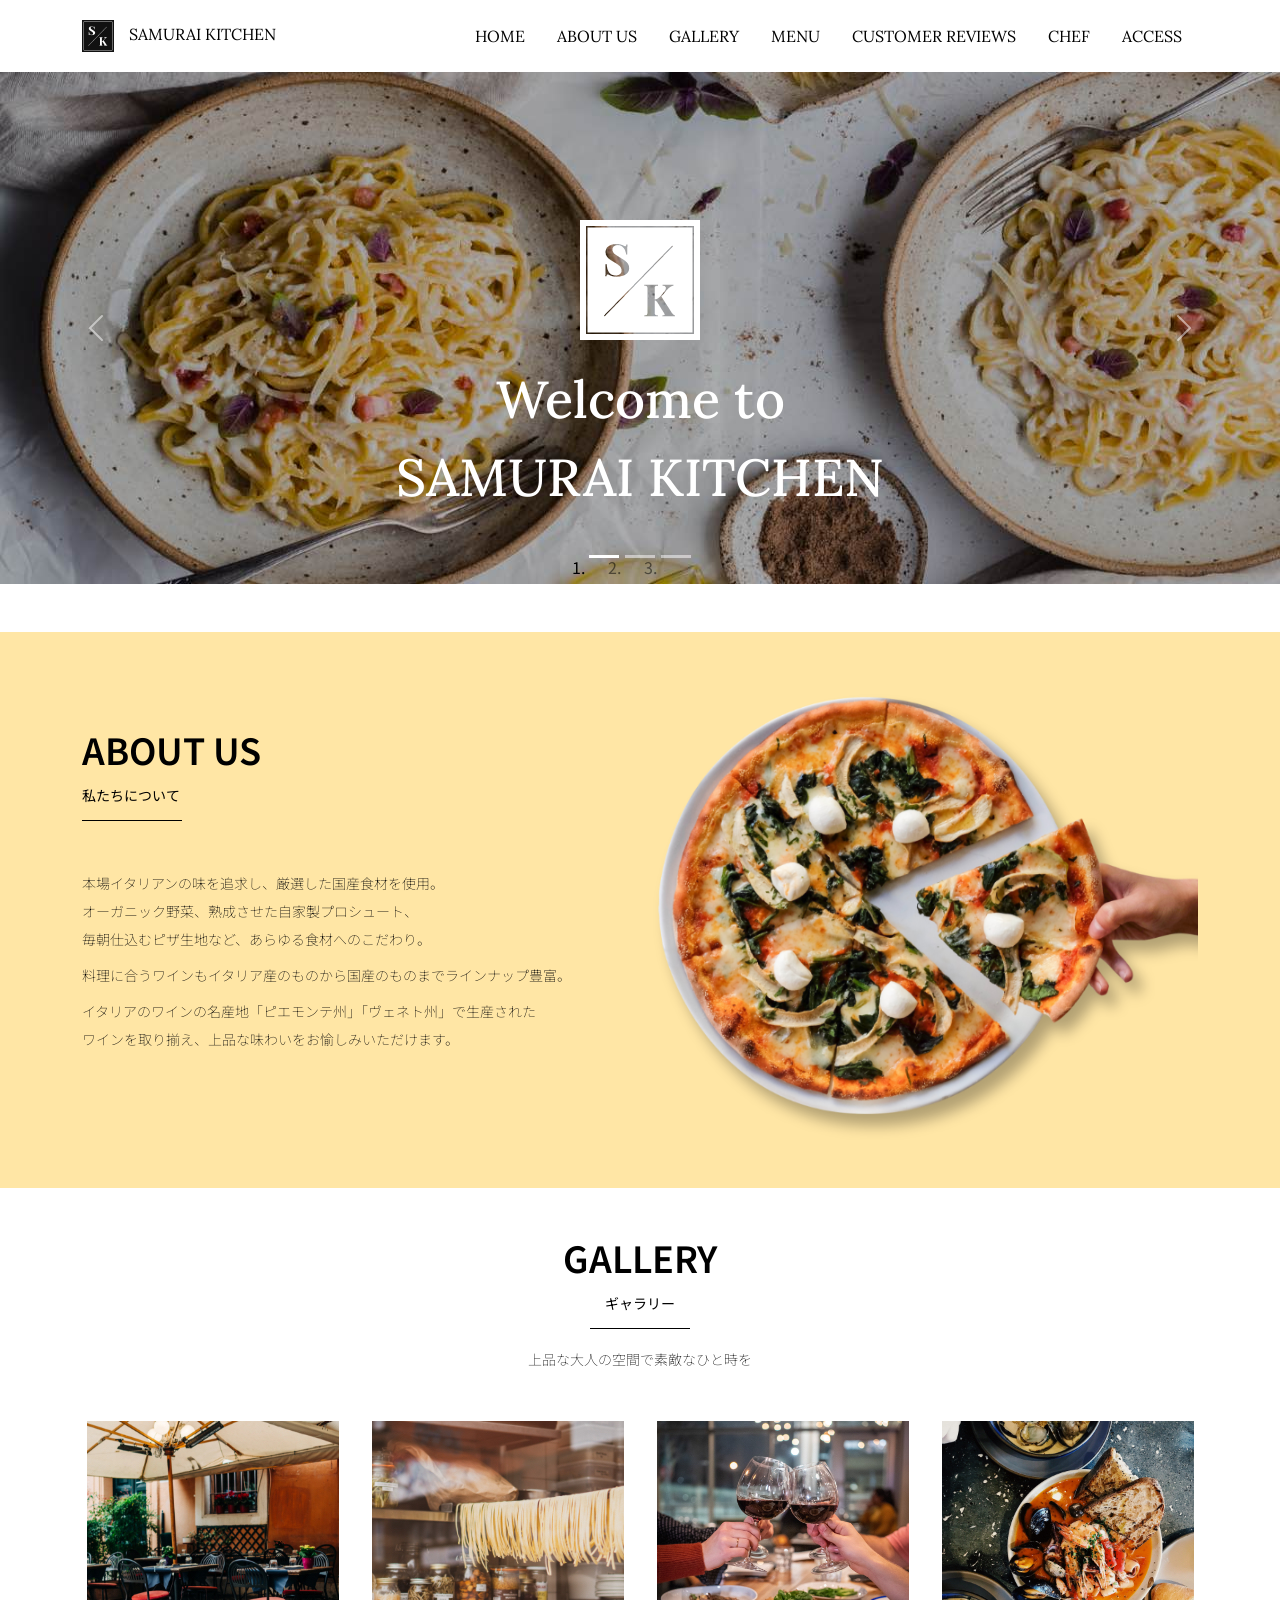
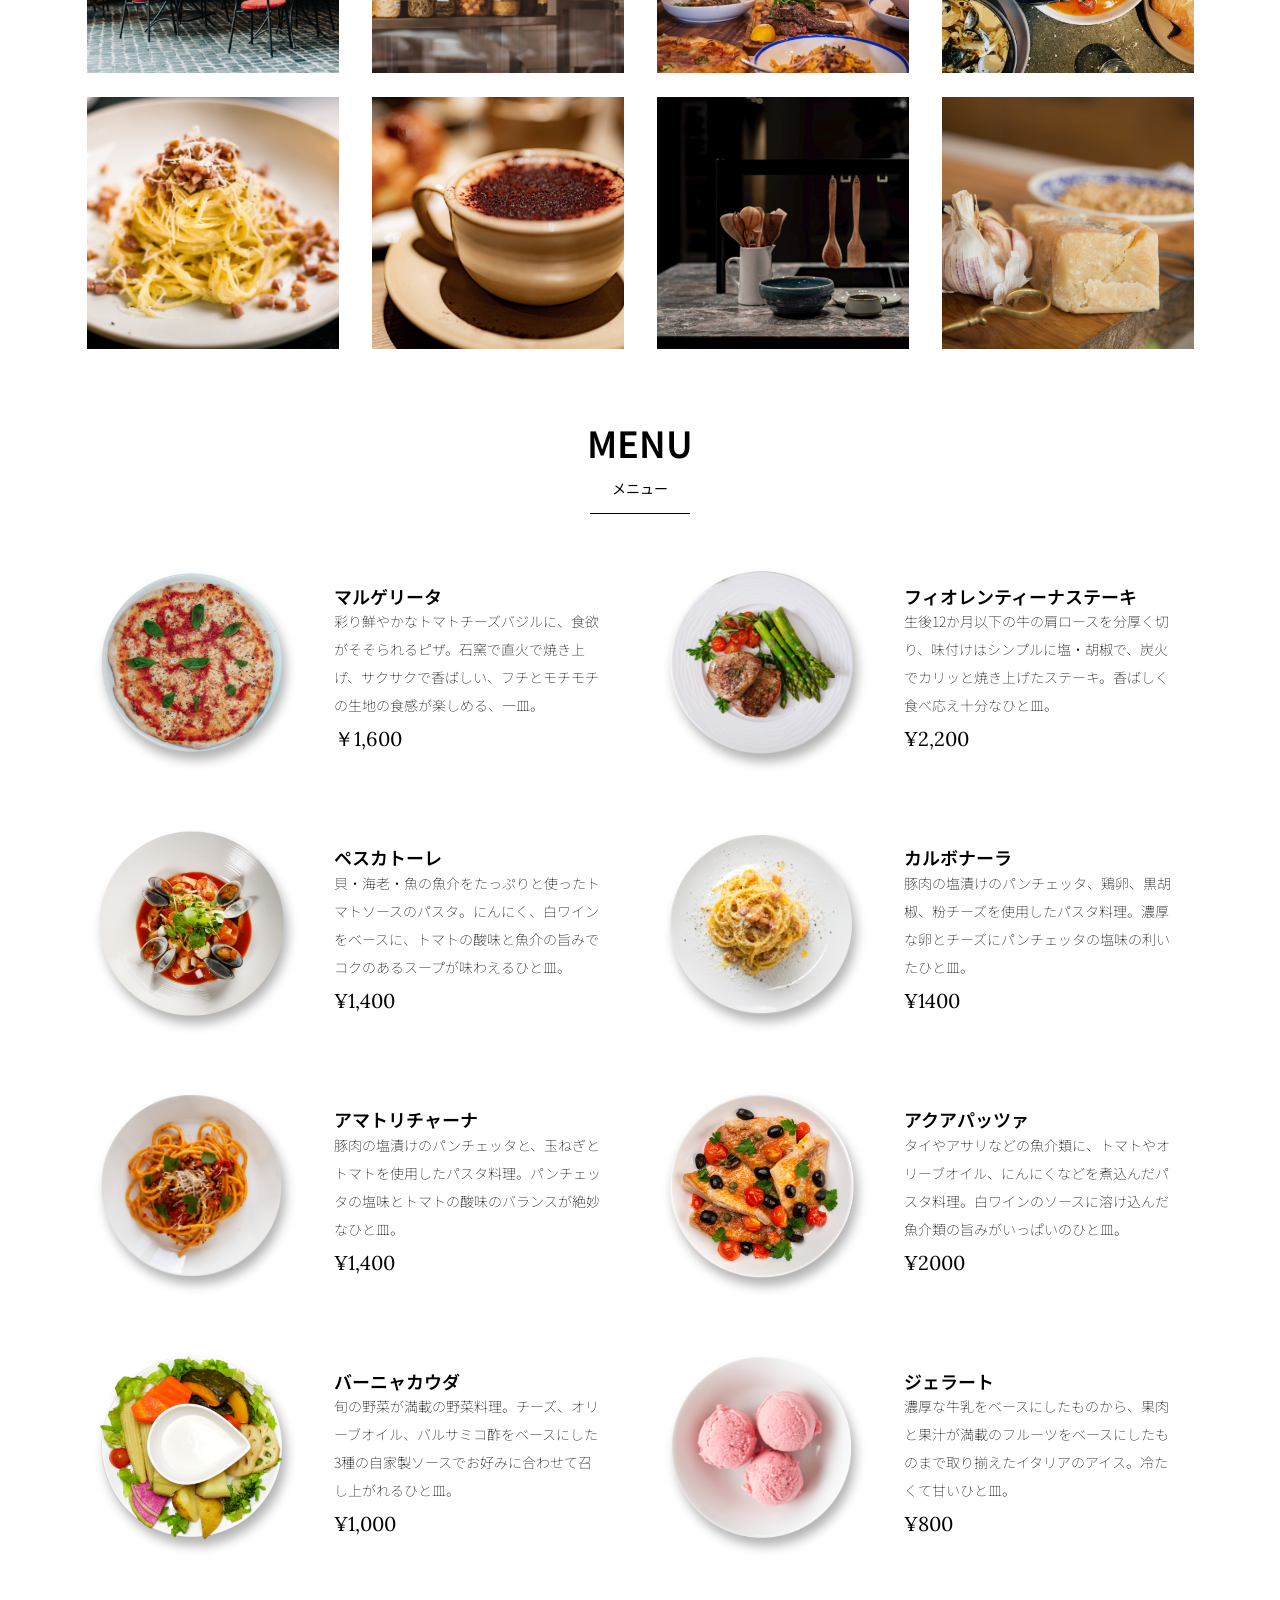
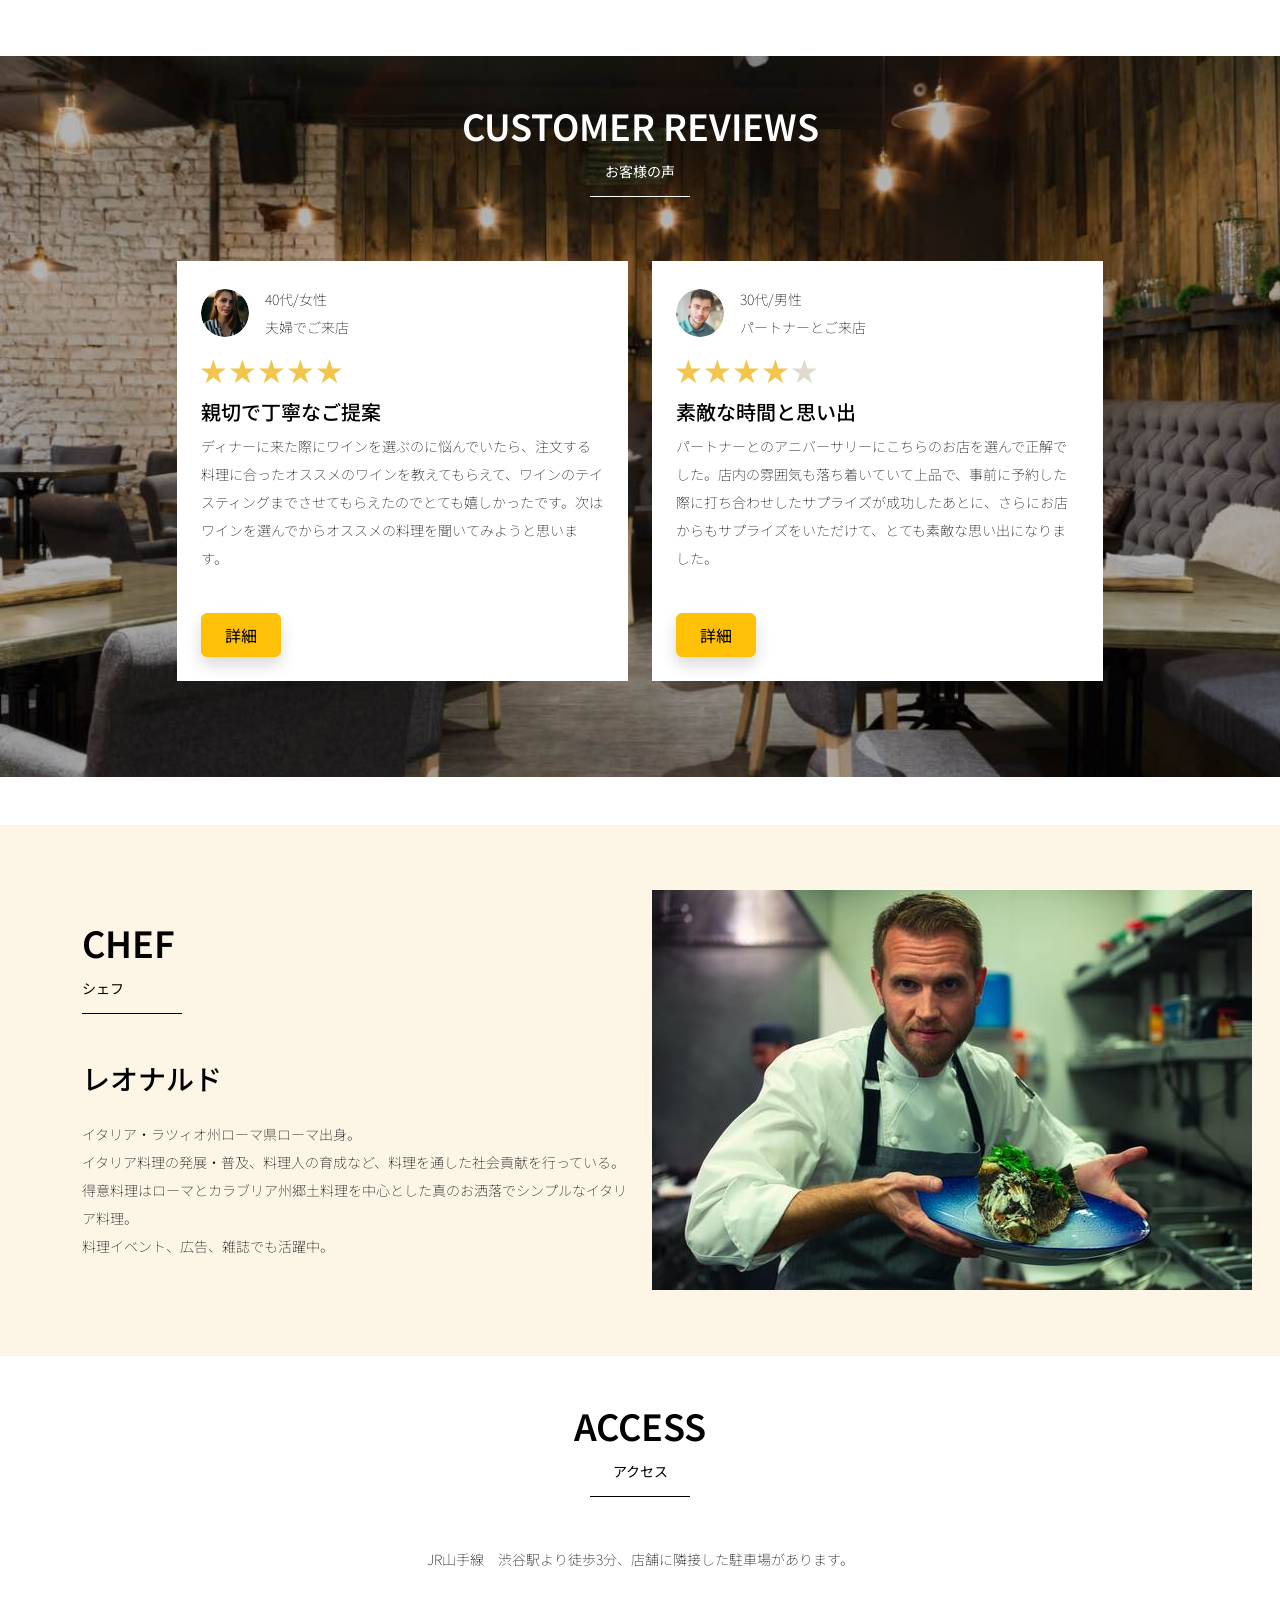
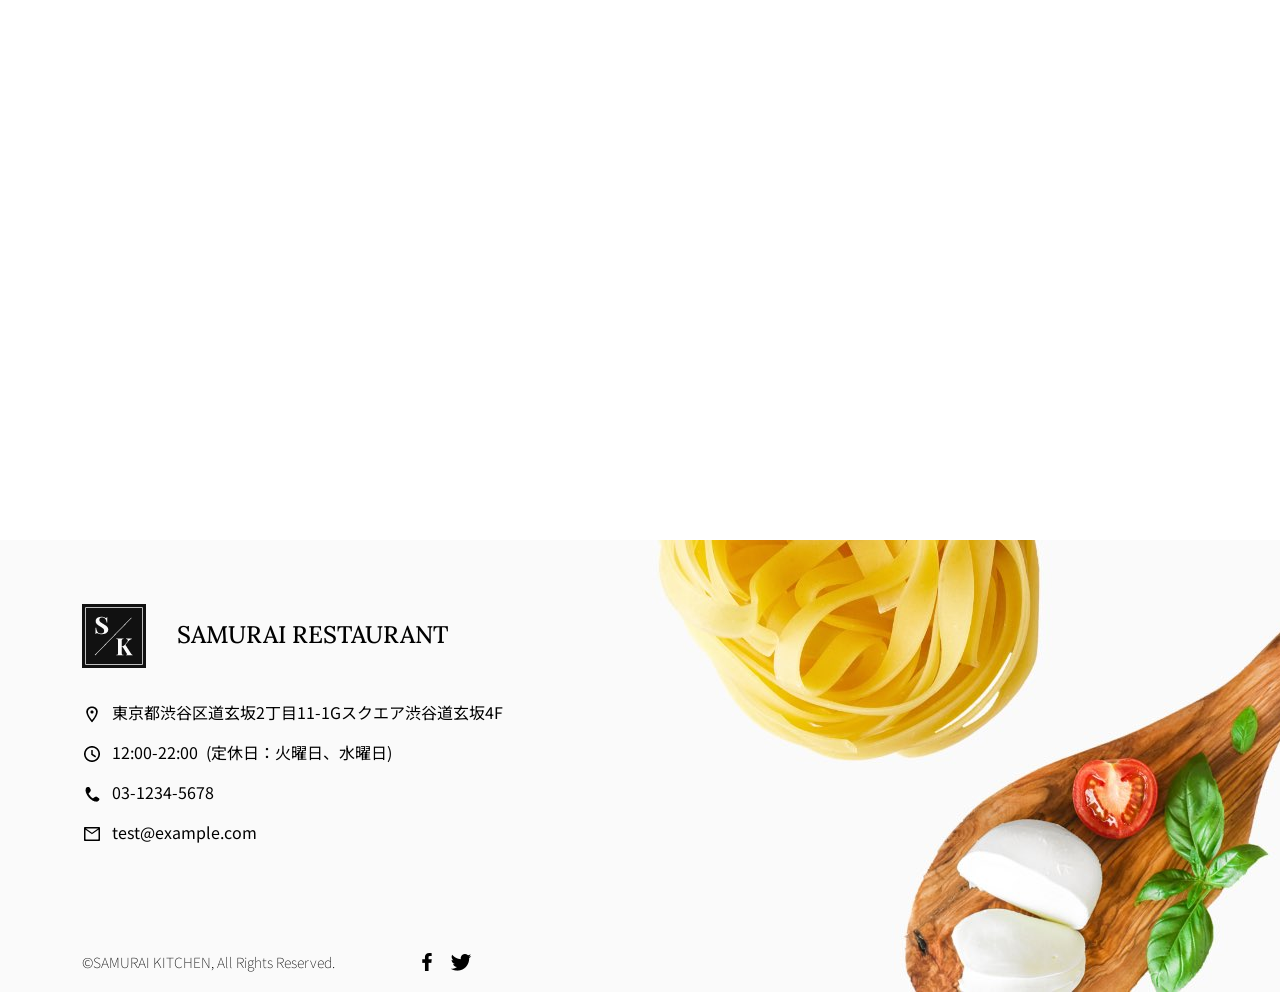
<file: kadai_015/index.html>
<!doctype html>
<html lang="ja">

<head>
  <meta charset="utf-8">
  <!--マルチデバイス対応-->
  <meta name="viewport" content="width=device-width, initial-scale=1">
  <meta name="description" content="">
  <meta name="author" content="SAMURAI ENGINEER">
  <title>SAMURAI XD_HTML教材</title>
  <!--先にBootstrapのCSSを読み込む-->
  <!-- ************************************************ bootstrap.min.cssの読み込み -->
  <link href="https://cdn.jsdelivr.net/npm/bootstrap@5.0.0-beta1/dist/css/bootstrap.min.css" rel="stylesheet"
    integrity="sha384-giJF6kkoqNQ00vy+HMDP7azOuL0xtbfIcaT9wjKHr8RbDVddVHyTfAAsrekwKmP1" crossorigin="anonymous">
  <!-- ************************************************ bootstrap.bundle.min.jsの読み込み -->
  <script src="https://cdn.jsdelivr.net/npm/bootstrap@5.0.0-beta1/dist/js/bootstrap.bundle.min.js"
    integrity="sha384-ygbV9kiqUc6oa4msXn9868pTtWMgiQaeYH7/t7LECLbyPA2x65Kgf80OJFdroafW" crossorigin="anonymous" defer>
    </script>

  <!-- ************************************************ Google Font読み込み -->
  <link rel="preconnect" href="https://fonts.gstatic.com">
  <link href="https://fonts.googleapis.com/css2?family=Lora&display=swap" rel="stylesheet">
  <link href="https://fonts.googleapis.com/css2?family=Noto+Sans+JP:wght@300&display=swap" rel="stylesheet">
  <!-- ************************************************ Font Awesome -->
  <link rel="stylesheet" href="https://use.fontawesome.com/releases/v5.1.0/css/all.css"
    integrity="sha384-lKuwvrZot6UHsBSfcMvOkWwlCMgc0TaWr+30HWe3a4ltaBwTZhyTEggF5tJv8tbt" crossorigin="anonymous">
  <!--Bootstrapの読み込みのlinkタグよりも後ろに、style.cssを読み込むlinkタグを記述する-->
  <!-- ************************************************今回作成する styles.cssの読み込み -->
  <link href="stylesheet/style.css" rel="stylesheet">
  <!-- ************************************************  -->
</head>

<body>
  <main>
    <!-- ************************************************ ナビゲーションバー開始 -->
    <!-- navbarでナビゲーションバー作成。navbar-expand-lgで画面幅が広いときハンバーガーボタンを非表示。 -->
    <nav class="navbar navbar-expand-lg">

      <!-- navbarのコンテナ -->
      <div class="container">

        <!-- navbar-brandはロゴ部分。独自クラスのmy_navbar_brandで細かな調整。 -->
        <a class="navbar-brand my_navbar_brand">

          <!-- ロゴのアイコンを配置。navbar_brand_logoは独自クラス。 -->
          <img class="img-fluid navbar_brand_logo" src="img/site_logo.png" alt="サンプル画像"><span>SAMURAI KITCHEN</span>
        </a>

        <!-- navbar-togglerはハンバーガーボタンを表示・非表示にするクラス。 -->
        <div class="navbar-toggler hamburger_menu" data-bs-toggle="collapse" data-bs-target="#navbarNav"
          aria-controls="navbarNav" aria-expanded="false" aria-label="Toggle navigation">
          <input type="checkbox" id="hamburger_btn_check">
          <label for="hamburger_btn_check" class="hamburger_btn">
            <img class="btn_open" src="img/button_open.png" alt="ナビゲーションバーのボタン">
            <img class="btn_close" src="img/button_close.png" alt="ナビゲーションバーのボタン">
          </label>
        </div>

        <div class="collapse navbar-collapse justify-content-end" id="navbarNav">
          <ul class="navbar-nav">
            <li class="nav-item px-2">
              <a class="nav-link my_nav_link my-2" aria-current="page" href="#">HOME</a>
            </li>

            <li class="nav-item px-2">
              <a class="nav-link my_nav_link my-2" href="#about">ABOUT US</a>
            </li>

            <li class="nav-item px-2">
              <a class="nav-link my_nav_link my-2" href="#gallery">GALLERY</a>
            </li>

            <li class="nav-item px-2">
              <a class="nav-link my_nav_link my-2" href="#menu">MENU</a>
            </li>

            <li class="nav-item px-2">
              <a class="nav-link my_nav_link my-2" href="#review">CUSTOMER REVIEWS</a>
            </li>
            <!--シェフのヘッダー追加-->
            <li class="nav-item px-2">
              <a class="nav-link my_nav_link my-2" href="#chef">CHEF</a>
            </li>

            <li class="nav-item px-2">
              <a class="nav-link my_nav_link my-2" href="#access">ACCESS</a>
            </li>

          </ul>
        </div>
      </div>
    </nav>
    <!-- ************************************************ ナビゲーションバー終了 -->

    <!-- ************************************************ カルーセル開始 -->
    <!-- カルーセル部分 -->
    <!-- idのmyCarouselはインジケーター部分のdata-bs-targetと紐付く必要がある。mb-5で下方向に余白追加。 -->
    <div id="myCarousel" class="carousel slide mb-5" data-bs-ride="carousel">

      <!-- インジケーター部分 -->
      <ol class="carousel-indicators">
        <!-- この箇所と前述のidは紐付いている。data-bs-slide-toの番号がカルーセルの順番。 -->
        <li data-bs-target="#myCarousel" data-bs-slide-to="0" class="active"></li>
        <li data-bs-target="#myCarousel" data-bs-slide-to="1"></li>
        <li data-bs-target="#myCarousel" data-bs-slide-to="2"></li>
      </ol>

      <!-- carousel-inner：カルーセルのキャプションと背景画像の部分。 -->
      <div class="carousel-inner">

        <!--カルーセル1枚目-->
        <!--親要素-->
        <div class="carousel-item active">

          <!--imgタグと"carousel-caption"クラスは同じ親(carousel-item)に入っているので兄弟要素-->
          <img src="img/slider-1.jpg" alt="SAMURAI KITCHEN-1">

          <!--imgタグと"carousel-caption"クラスは同じ親(carousel-item)に入っているので兄弟要素-->
          <!--親要素-->
          <div class="carousel-caption">

            <!-- h1は"carousel-item"には入っていないので兄弟要素とは言いません -->
            <!--h1タグは carousel-caption クラスの子要素 中に入っている-->
            <!--独自クラスで位置とフォントを変更-->
            <h1 class="my_carousel_caption">
              Welcome to<br>
              SAMURAI KITCHEN
            </h1>
            <!--親要素の閉じタグ h1タグは親要素の中に入っています-->
          </div>
        </div>
        <!-- カルーセル2枚目 -->
        <div class="carousel-item">
          <img src="img/slider-2.jpg" alt="サンプル画像">
          <div class="carousel-caption">
            <h1 class="my_carousel_caption">
              The fabulous combination of&nbsp;wine&nbsp;and&nbsp;food
            </h1>
          </div>
        </div>
        <!-- カルーセル３枚目 -->
        <div class="carousel-item">
          <img src="img/slider-3.jpg" alt="サンプル画像">
          <div class="carousel-caption">
            <h1 class="my_carousel_caption">Get the Italian taste<br>
              at the SAMURAI&nbsp;KITCHEN
            </h1>
          </div>
        </div>

      </div>

      <!-- コントロールボタン 左側 -->
      <a class="carousel-control-prev" href="#myCarousel" role="button" data-bs-slide="prev">
        <span class="carousel-control-prev-icon" aria-hidden="true"></span>
        <span class="visually-hidden">Previous</span>
      </a>

      <!-- コントロールボタン 右側 -->
      <a class="carousel-control-next" href="#myCarousel" role="button" data-bs-slide="next">
        <span class="carousel-control-next-icon" aria-hidden="true"></span>
        <span class="visually-hidden">Next</span>
      </a>
    </div>
    <!-- ************************************************ カルーセル終了 -->

    <!-- ************************************************ アバウトセクション開始 -->
    <!--idにはaboutを設定-->
    <section class="about_us_bg" id="about">
      <!--コンテンツの中央揃え。上下方向にパディング（サイズ5）。下方向にマージン（サイズ5）。 -->
      <div class="container py-5 mb-5">

        <!-- rowクラス（行） -->
        <div class="row">

          <!-- 左側カラム（6/12分割） -->
          <div class="col-lg-6 text-left">

            <!-- 上下方向にパディング（サイズ5） -->
            <div class="py-5">

              <!-- 下方向にマージン（サイズ5） -->
              <h2 class="section_title about mb-5">
                ABOUT US
              </h2>
              <!-- 下方向にマージン（サイズ2） -->
              <p class="mb-2">
                本場イタリアンの味を追求し、厳選した国産食材を使用。<br>
                オーガニック野菜、熟成させた自家製プロシュート、<br>
                毎朝仕込むピザ生地など、あらゆる食材へのこだわり。<br>
              </p>

              <!-- 下方向にマージン（サイズ2） -->
              <p class="mb-2">
                料理に合うワインもイタリア産のものから国産のものまでラインナップ豊富。<br>
              </p>

              <!-- 下方向にマージン（サイズ2） -->
              <p class="mb-2">
                イタリアのワインの名産地「ピエモンテ州」「ヴェネト州」で生産された<br>
                ワインを取り揃え、上品な味わいをお愉しみいただけます。<br>
              </p>
            </div>
          </div>

          <!-- 右側カラム（6/12分割） -->
          <div class="col-lg-6">

            <!-- 画像を配置 -->
            <img src="img/img-about-us.png" class="img-fluid" alt="pizza">
          </div>
        </div>
      </div>

    </section>
    <!-- ************************************************ アバウトセクション終了 -->

    <!-- ************************************************ ギャラリーセクション開始 -->
    <section id="gallery">
      <div class="container mb-5">
        <h2 class="mb-3 section_title gallery text-center">GALLERY</h2>
        <p class="text-center mb-5">
          上品な大人の空間で素敵なひと時を
        </p>

        <div class="row">
          <div class="col-6 col-lg-3 mb-4 d-flex justify-content-center">
            <img class="img-fluid" src="img/gallery-1.jpg" alt="サンプル画像">
          </div>

          <div class="col-6 col-lg-3 mb-4 d-flex justify-content-center">
            <img class="img-fluid" src="img/gallery-2.jpg" alt="サンプル画像">
          </div>

          <div class="col-6 col-lg-3 mb-4 d-flex justify-content-center">
            <img class="img-fluid" src="img/gallery-3.jpg" alt="サンプル画像">
          </div>

          <div class="col-6 col-lg-3 mb-4 d-flex justify-content-center">
            <img class="img-fluid" src="img/gallery-4.jpg" alt="サンプル画像">
          </div>

          <div class="col-6 col-lg-3 mb-4 d-flex justify-content-center">
            <img class="img-fluid" src="img/gallery-5.jpg" alt="サンプル画像">
          </div>

          <div class="col-6 col-lg-3 mb-4 d-flex justify-content-center">
            <img class="img-fluid" src="img/gallery-6.jpg" alt="サンプル画像">
          </div>

          <div class="col-6 col-lg-3 mb-4 d-flex justify-content-center">
            <img class="img-fluid" src="img/gallery-7.jpg" alt="サンプル画像">
          </div>

          <div class="col-6 col-lg-3 mb-4 d-flex justify-content-center">
            <img class="img-fluid" src="img/gallery-8.jpg" alt="サンプル画像">
          </div>

        </div>
      </div>
    </section>
    <!-- ************************************************ ギャラリーセクション終了 -->

    <!-- ************************************************ メニューセクション -->
    <section id="menu">
      <!-- タイトル文字部分のコンテナ -->
      <div class="container">
        <div class="row">
          <div class="col-lg-12">

            <!-- タイトル文字 -->
            <h2 class="section_title menu text-center mb-5">MENU</h2>
          </div>
        </div>
      </div>

      <!-- メニュー部分のコンテナ -->
      <!-- 下方向にマージン5 -->
      <div class="container mb-5">
        <div class="row">

          <!-- 左側メニュー -->
          <div class="col-12 col-lg-6">

            <!-- さらに子要素を5:7で分割 -->
            <!-- カラム間のパディングをなくす。下方向にマージン4 -->
            <div class="row g-0 mb-4">
              <!-- 画像中央揃え -->
              <div class="col-12 col-lg-5 text-center">

                <!-- 左側メニュー画像部分 -->
                <!-- 画像がカラムをはみ出ないようにする -->
                <img src="img/margherita.png" class="img-fluid" alt="マルゲリータ">
              </div>

              <!-- 右側テキスト部分 -->
              <!-- 全体的にパディング4 -->
              <div class="col-12 col-lg-7 p-4">
                <!-- 下方向のマージン0 文字を小さくするmenu_title独自クラスを追加 -->
                <h4 class="mb-0 menu_title">マルゲリータ</h4>
                <!-- 縦方向の中央揃え -->
                <p class="my-auto">彩り鮮やかなトマトチーズバジルに、食欲がそそられるピザ。石窯で直火で焼き上げ、サクサクで香ばしい、フチとモチモチの生地の食感が楽しめる、一皿。</p>
                <!-- フォントを変更する独自クラスを追加 -->
                <p class="menu_price">￥1,600</p>
              </div>
            </div>
          </div>

          <!-- 右側部分メニュー。上記と同じ内容なのでコメント省略 -->
          <div class="col-12 col-lg-6">
            <div class="row g-0 mb-4">
              <div class="col-12 col-lg-5 text-center">
                <img src="img/steak.png" alt="フィオレンティーナステーキ">
              </div>
              <div class="col-12 col-lg-7 p-4">
                <h4 class="mb-0 menu_title">フィオレンティーナステーキ</h4>
                <p class="my-auto">生後12か月以下の牛の肩ロースを分厚く切り、味付けはシンプルに塩・胡椒で、炭火でカリッと焼き上げたステーキ。香ばしく食べ応え十分なひと皿。</p>
                <p class="menu_price">¥2,200</p>
              </div>
            </div>
          </div>

          <!-- 左側メニュー2 -->
          <div class="col-12 col-lg-6">
            <div class="row g-0 mb-4">
              <div class="col-12 col-lg-5 text-center">
                <img src="img/pescatore.png" alt="ペスカトーレ">
              </div>
              <div class="col-12 col-lg-7 p-4">
                <h4 class="mb-0 menu_title">ペスカトーレ</h4>
                <p class="my-auto">貝・海老・魚の魚介をたっぷりと使ったトマトソースのパスタ。にんにく、白ワインをベースに、トマトの酸味と魚介の旨みでコクのあるスープが味わえるひと皿。</p>
                <p class="menu_price">¥1,400</p>
              </div>
            </div>
          </div>

          <!-- 右側メニュー2-->
          <div class="col-12 col-lg-6">
            <div class="row g-0 mb-4">
              <div class="col-12 col-lg-5 text-center">
                <img src="img/carbonara.png" alt="カルボナーラ">
              </div>
              <div class="col-12 col-lg-7 p-4">
                <h4 class="mb-0 menu_title">カルボナーラ</h4>
                <p class="my-auto">豚肉の塩漬けのパンチェッタ、鶏卵、黒胡椒、粉チーズを使用したパスタ料理。濃厚な卵とチーズにパンチェッタの塩味の利いたひと皿。</p>
                <p class="menu_price">¥1400</p>
              </div>
            </div>
          </div>

          <!-- 左側メニュー3 -->
          <div class="col-12 col-lg-6">
            <div class="row g-0 mb-4">
              <div class="col-12 col-lg-5 text-center">
                <img src="img/amatriciana.png" alt="アマトリチャーナ">
              </div>
              <div class="col-12 col-lg-7 p-4">
                <h4 class="mb-0 menu_title">アマトリチャーナ</h4>
                <p class="my-auto">豚肉の塩漬けのパンチェッタと、玉ねぎとトマトを使用したパスタ料理。パンチェッタの塩味とトマトの酸味のバランスが絶妙なひと皿。</p>
                <p class="menu_price">¥1,400</p>
              </div>
            </div>
          </div>

          <!-- 右側メニュー3-->
          <div class="col-12 col-lg-6">
            <div class="row g-0 mb-4">
              <div class="col-12 col-lg-5 text-center">
                <img src="img/acqua-pazza.png" alt="アクアパッツァ">
              </div>
              <div class="col-12 col-lg-7 p-4">
                <h4 class="mb-0 menu_title">アクアパッツァ</h4>
                <p class="my-auto">タイやアサリなどの魚介類に、トマトやオリーブオイル、にんにくなどを煮込んだパスタ料理。白ワインのソースに溶け込んだ魚介類の旨みがいっぱいのひと皿。</p>
                <p class="menu_price">¥2000</p>
              </div>
            </div>
          </div>

          <!-- 左側メニュー4 -->
          <div class="col-12 col-lg-6">
            <div class="row g-0 mb-4">
              <div class="col-12 col-lg-5 text-center">
                <img src="img/bagna-cauda.png" alt="バーニャカウダ">
              </div>
              <div class="col-12 col-lg-7 p-4">
                <h4 class="mb-0 menu_title">バーニャカウダ</h4>
                <p class="my-auto">旬の野菜が満載の野菜料理。チーズ、オリーブオイル、バルサミコ酢をベースにした3種の自家製ソースでお好みに合わせて召し上がれるひと皿。</p>
                <p class="menu_price">¥1,000</p>
              </div>
            </div>
          </div>

          <!-- 右側メニュー4-->
          <div class="col-12 col-lg-6">
            <div class="row g-0 mb-4">
              <div class="col-12 col-lg-5 text-center">
                <img src="img/gelato.png" alt="ジェラート">
              </div>
              <div class="col-12 col-lg-7 p-4">
                <h4 class="mb-0 menu_title">ジェラート</h4>
                <p class="my-auto">濃厚な牛乳をベースにしたものから、果肉と果汁が満載のフルーツをベースにしたものまで取り揃えたイタリアのアイス。冷たくて甘いひと皿。</p>
                <p class="menu_price">¥800</p>
              </div>
            </div>
          </div>
          <!-- 以下の閉じタグ3つは必要 -->
        </div>
      </div>
    </section>
    <!-- ************************************************ メニューセクション終了 -->

    <!-- ************************************************ レビューセクション開始 -->
    <section id="review">
      <!-- review_wrapper で背景画像を設定します -->
      <div class="review_wrapper">

        <!-- container部分 -->
        <div class="container py-5 mb-5">

          <!-- 中央揃えでタイトルを表示 -->
          <div class="text-center mb-5">
            <h2 class="section_title review text-center text-white">CUSTOMER REVIEWS</h2>
          </div>

          <!-- row部分：左右のカラムを中央揃え -->
          <div class="row pb-5 justify-content-center">

            <!-- 左側カラム -->
            <div class="col-12 col-lg-5 mt-3">

              <!--h_420クラスで白枠の高さを修正-->
              <div class="bg-white h_420">

                <!-- 内側にパディング4 -->
                <div class="p-4">

                  <!-- 顔写真と年齢などのテキストはd-flexで横並びにする　中央揃え -->
                  <div class="d-flex align-items-center">
                    <!-- お客様の画像を配置 -->
                    <!--reviewer_imgクラスで画像サイズを変更します-->
                    <img src="img/customer-woman.png" class="reviewer_img" alt="サンプル画像">
                    <div>
                      <!-- お客様情報のテキスト -->
                      <p class="my-0">40代/女性</p>
                      <p class="my-0">夫婦でご来店</p>
                    </div>
                  </div>

                  <div class="my-3">
                    <!-- 星の画像を表示 -->
                    <!--star_imgクラスで画像サイズを変更-->
                    <img src="img/star-point.png" class="star_img" alt="star">
                    <img src="img/star-point.png" class="star_img" alt="star">
                    <img src="img/star-point.png" class="star_img" alt="star">
                    <img src="img/star-point.png" class="star_img" alt="star">
                    <img src="img/star-point.png" class="star_img" alt="star">
                  </div>

                  <!-- レビュータイトル -->
                  <h5>親切で丁寧なご提案</h5>
                  <!-- レビュー内容 -->
                  <p>
                    ディナーに来た際にワインを選ぶのに悩んでいたら、注文する料理に合ったオススメのワインを教えてもらえて、ワインのテイスティングまでさせてもらえたのでとても嬉しかったです。次はワインを選んでからオススメの料理を聞いてみようと思います。
                  </p>

                  <!-- 黄色のボタンを配置 -->
                  <button type="button" class="btn btn-warning shadow fix_bottom">詳細</button>
                </div>
              </div>
            </div>

            <!-- 右側カラム：左側カラムと内容が同じなので説明は省略 -->
            <div class="col-12 col-lg-5 mt-3">
              <div class="bg-white h_420">
                <div class="p-4">
                  <div class="d-flex align-items-center">
                    <img src="img/customer-man.png" class="reviewer_img" alt="サンプル画像">
                    <div>
                      <p class="my-0">30代/男性</p>
                      <p class="my-0">パートナーとご来店</p>
                    </div>
                  </div>
                  <div class="my-3">
                    <img src="img/star-point.png" class="star_img" alt="star">
                    <img src="img/star-point.png" class="star_img" alt="star">
                    <img src="img/star-point.png" class="star_img" alt="star">
                    <img src="img/star-point.png" class="star_img" alt="star">
                    <img src="img/star-no-point.png" class="star_img" alt="no-star">
                  </div>
                  <h5>素敵な時間と思い出</h5>
                  <p>
                    パートナーとのアニバーサリーにこちらのお店を選んで正解でした。店内の雰囲気も落ち着いていて上品で、事前に予約した際に打ち合わせしたサプライズが成功したあとに、さらにお店からもサプライズをいただけて、とても素敵な思い出になりました。
                  </p>
                  <button type="button" class="btn btn-warning shadow fix_bottom">詳細</button>
                </div>
              </div>
            </div>
          </div>
        </div>
      </div>
    </section>
    <!-- ************************************************ レビューセクション終了 -->

    <!-- ************************************************ シェフセクション開始 -->
    <section id="chef">
      <div class="container py-5 mb-5">
        <div class="row align-items-center">
          <div class="col-lg-6">
            <div class="py-5">
              <h2 class="section_title chef mb-5">
                CHEF
              </h2>
              <h3 class="mb-4">レオナルド</h3>
              <p class="my-auto">
                イタリア・ラツィオ州ローマ県ローマ出身。<br>イタリア料理の発展・普及、料理人の育成など、料理を通した社会貢献を行っている。<br>得意料理はローマとカラブリア州郷土料理を中心とした真のお洒落でシンプルなイタリア料理。<br>
                料理イベント、広告、雑誌でも活躍中。</p>
            </div>
          </div>
          <div class="col-lg-6 text-center">
            <img src="img/chef.jpg" alt="レオナルド">
          </div>
        </div>
      </div>
    </section>

    <!-- ************************************************ シェフセクション終了 -->

    <!-- ************************************************ アクセスセクション開始 -->
    <section id="access">
      <div class="container">
        <div class="row">
          <div class="col-lg-12 text-center mb-5">
            <h2 class="section_title text-center access mb-5">ACCESS</h2>
            <p>JR山手線　渋谷駅より徒歩3分、店舗に隣接した駐車場があります。</p>
          </div>
        </div>
      </div>

      <div class="container mb-5 px-2">
        <iframe
          src="https://www.google.com/maps/embed?pb=!1m18!1m12!1m3!1d12967.114087343349!2d139.687349334065!3d35.657827993593834!2m3!1f0!2f0!3f0!3m2!1i1024!2i768!4f1.1!3m3!1m2!1s0x6018f5209bb80c49%3A0x7abbc1a9d7d575eb!2z5qCq5byP5Lya56S-5L6N!5e0!3m2!1sja!2sjp!4v1623882550231!5m2!1sja!2sjp"
          class="w-100" style="height: 50vh;" loading="lazy"></iframe>
      </div>
    </section>
    <!-- ************************************************ アクセスセクション終了 -->


    <!-- ************************************************ フッター開始 -->
    <footer id="footer">
      <div class="container">
        <div class="row">

          <!-- 2カラムに分けたレイアウトの左側カラム -->
          <!-- 親要素にposition-relativeを設定 -->
          <div class="col-12 col-lg-6 position-relative">

            <!-- 左側カラムのレイアウトをさらに分けるためにrowを使用 -->
            <div class="row pt-5">

              <!-- 画面をさらに2:10に分割 -->
              <!-- ここは2:10の2の部分 -->
              <div class="col-lg-2 text-center my-3">

                <!-- サイトロゴ -->
                <!-- footer_brand_logoの独自クラスを追加 -->
                <img class="img-fluid footer_brand_logo" src="img/site_logo.png" alt="サンプル画像">
              </div>

              <!-- ここは2:10の10の部分 -->
              <div class="col-lg-10 align-self-center my-3">
                <!-- タイトル文字 -->
                <!-- footer_textの独自クラスを追加してフォント等を変更 -->
                <h2 class="m-0 footer_text">SAMURAI RESTAURANT</h2>
              </div>
            </div>

            <!-- 営業時間などのテキストを追加 -->
            <div class="restaurant_info py-3">
              <div class="d-flex mb-3">
                <img src="img/icon-Marker.png" alt="marker">
                <p class="p-0 m-0">東京都渋谷区道玄坂2丁目11-1Gスクエア渋谷道玄坂4F</p>
              </div>
              <div class="d-flex mb-3">
                <img src="img/icon-Clock.png" alt="clock">
                <p class="p-0 m-0">12:00-22:00&nbsp;&nbsp;(定休日：火曜日、水曜日)</p>
              </div>
              <div class="d-flex mb-3">
                <img src="img/icon-Phone.png" alt="phone">
                <p class="p-0 m-0">03-1234-5678</p>
              </div>
              <div class="d-flex mb-3">
                <img src="img/icon-Mail.png" alt="mail">
                <p class="p-0 m-0">test@example.com</p>
              </div>
            </div>

            <!-- コピーライトを追加 -->
            <!-- copy_rightクラスでabsoluteを設定。align-items-centerで上下中央揃え。 -->
            <div class="copy_right align-items-center">
              <p>
                ©SAMURAI KITCHEN, All Rights Reserved.
              </p>

              <!-- SNSアイコンを表示 -->
              <!-- SNSアイコンに独自クラスsns_imgを追加 -->
              <img src="img/icon-facebook.png" class="sns_img" alt="facebook">
              <img src="img/icon-twitter.png" class="sns_img" alt="twitter">
            </div>
          </div>

          <!-- 2カラムに分けたレイアウトの右側カラム -->
          <div class="col-lg-6 d-none d-lg-block">
            <!-- 背景画像を表示 -->
            <img src="img/background-footer.jpg" alt="背景画像">
          </div>
        </div>
      </div>
    </footer>
    <!-- ************************************************ フッター終了 -->
  </main>
</body>

</html>
</file>
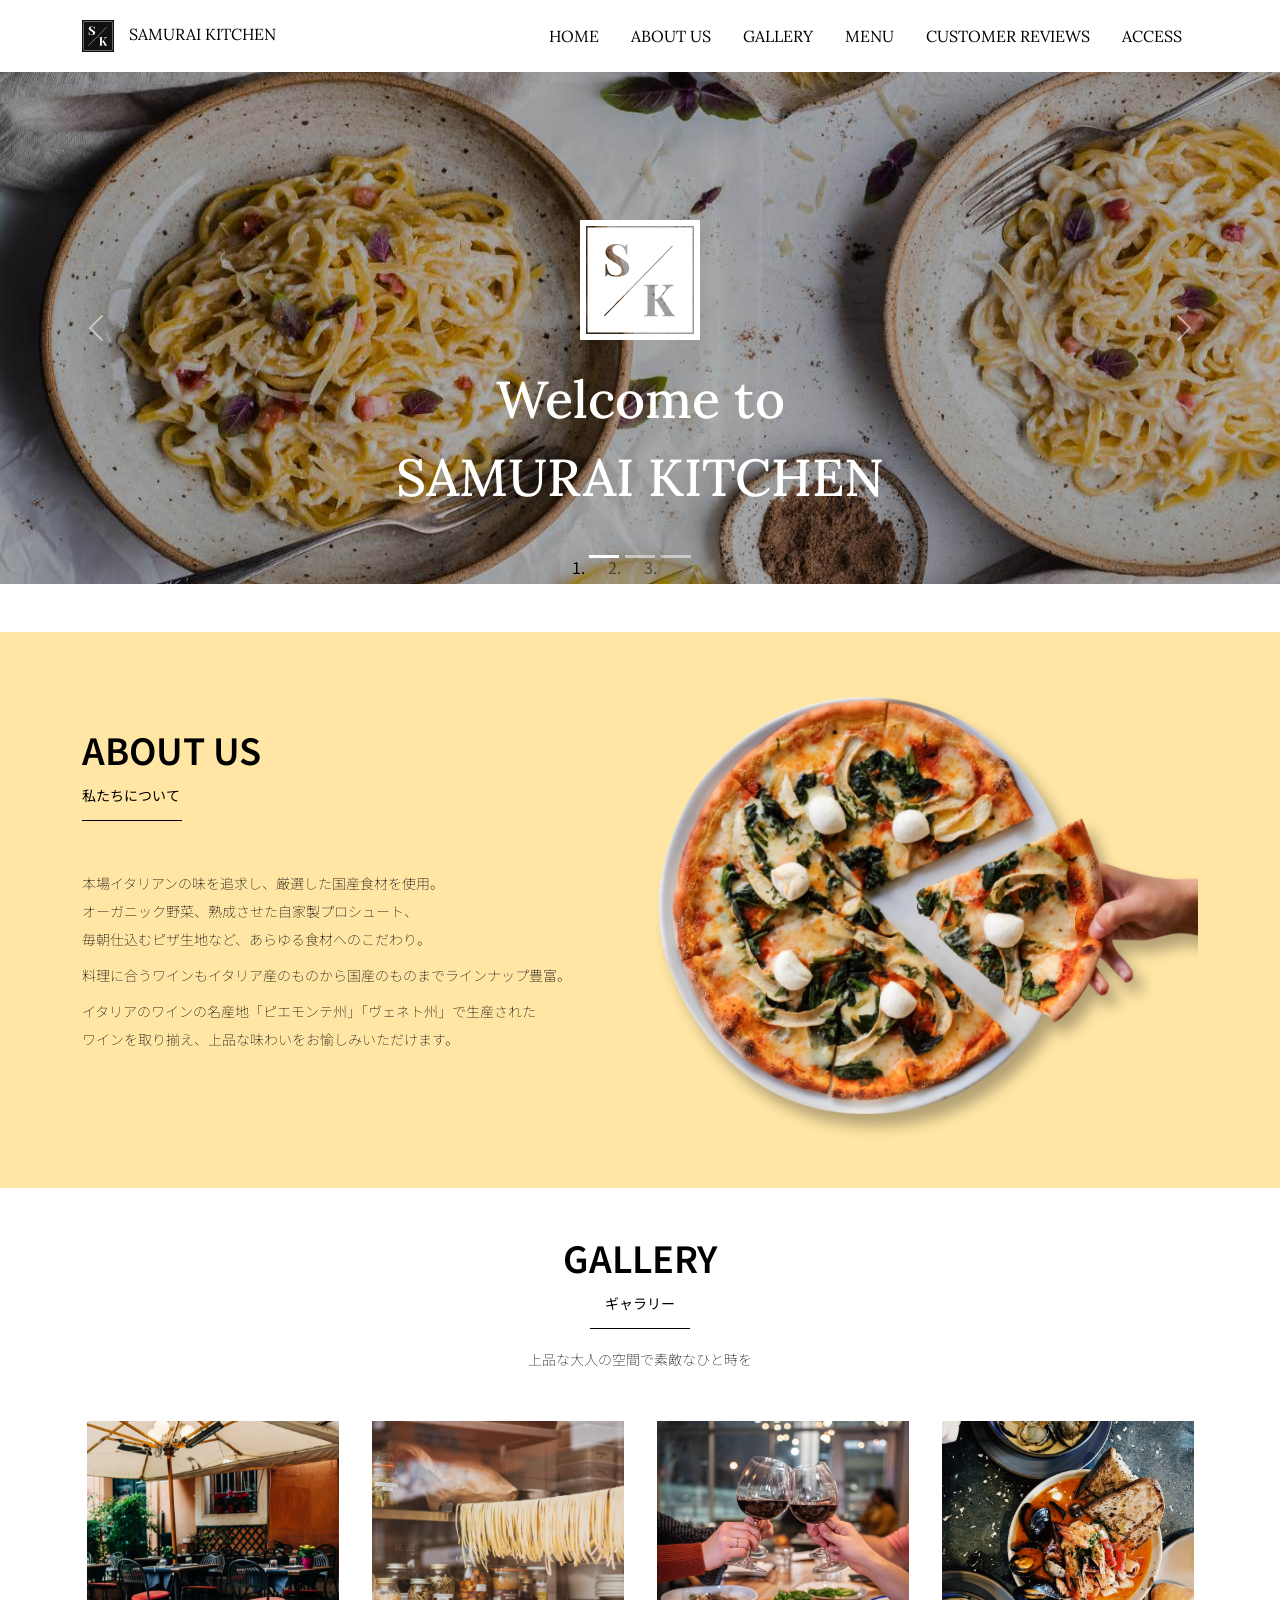
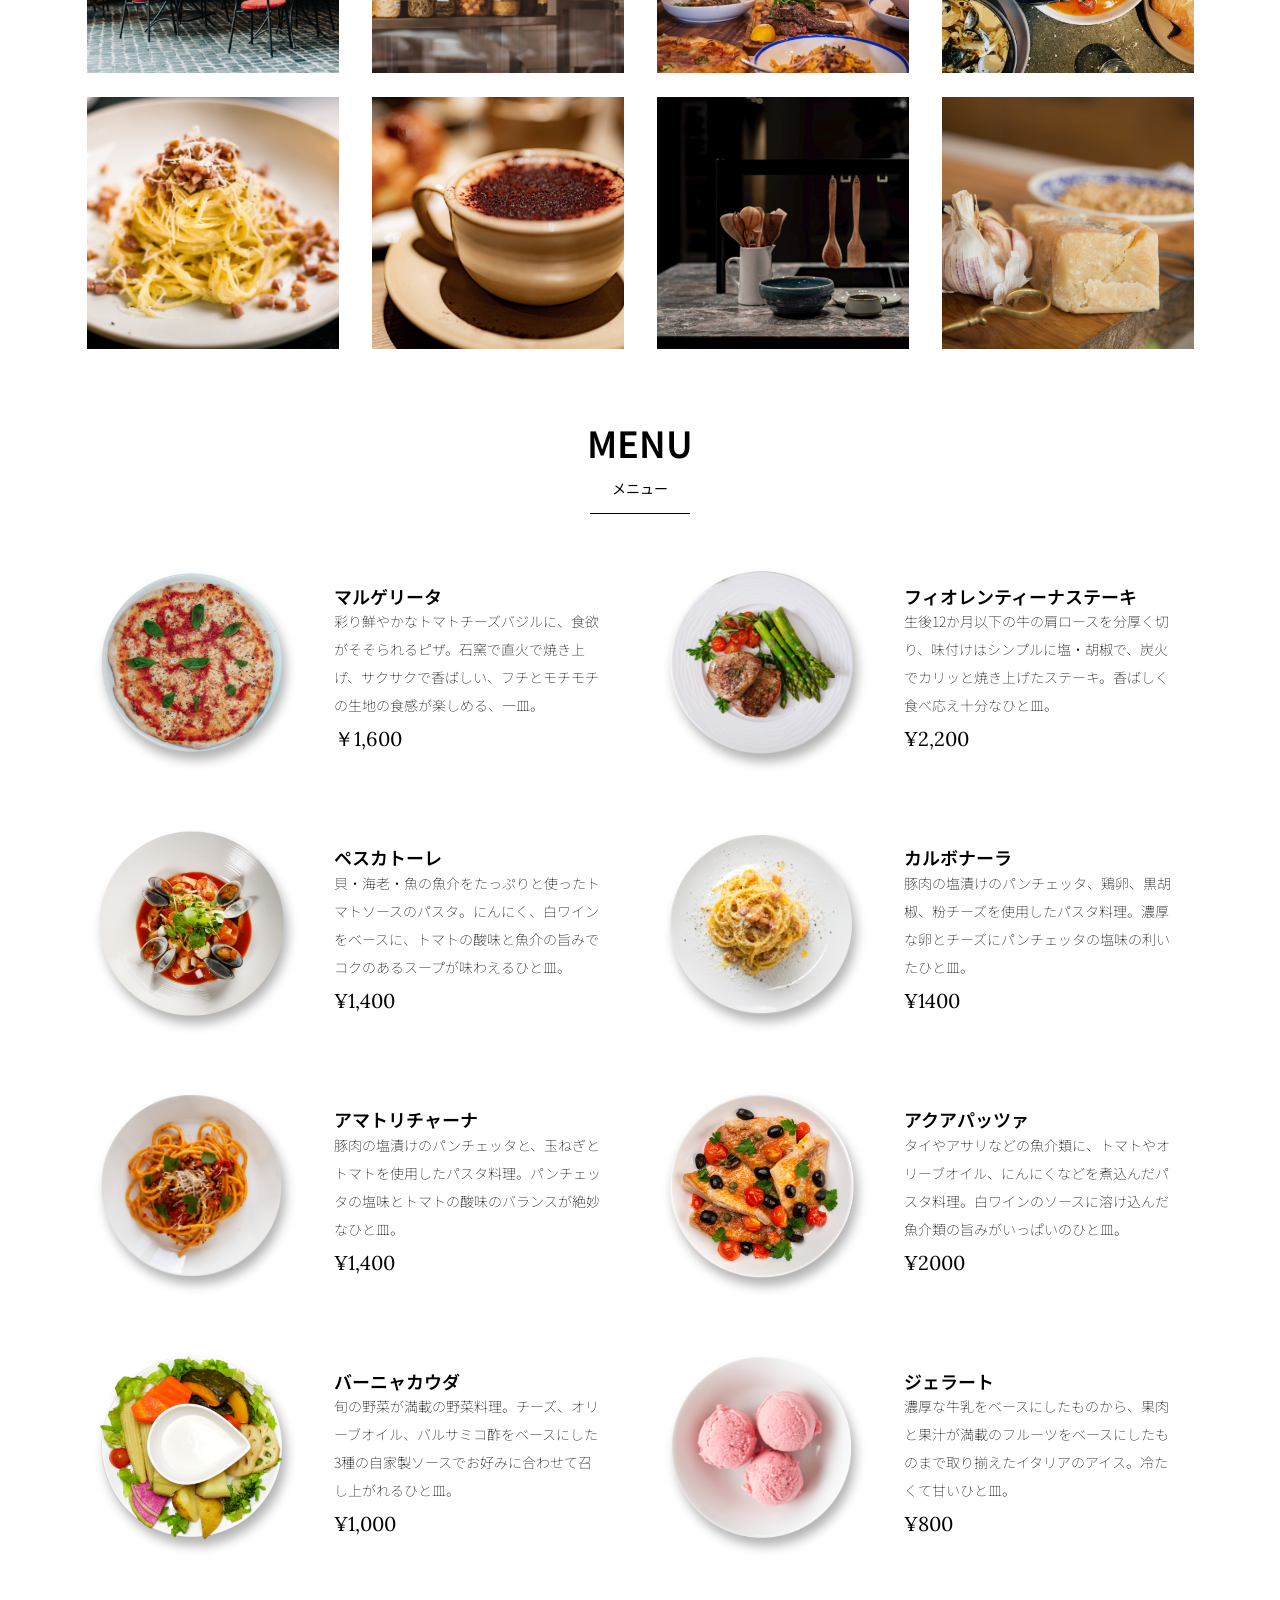
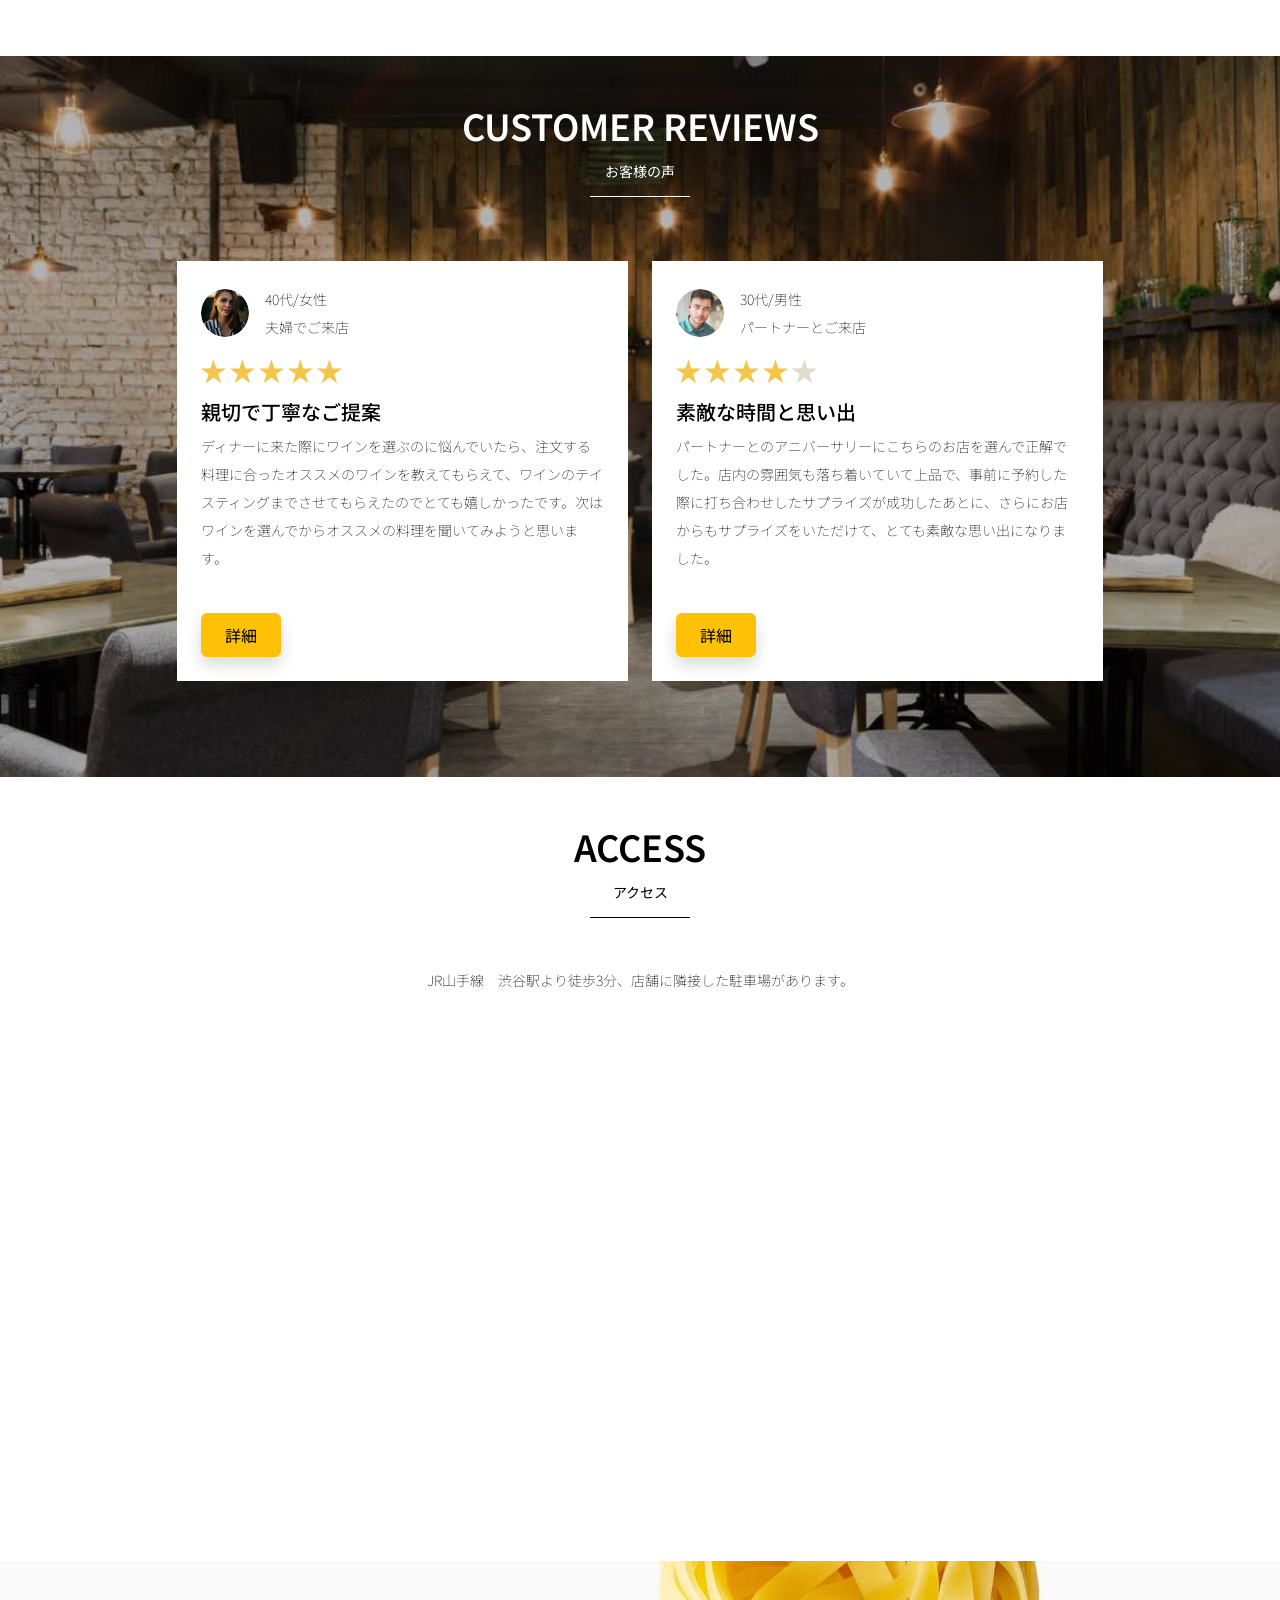
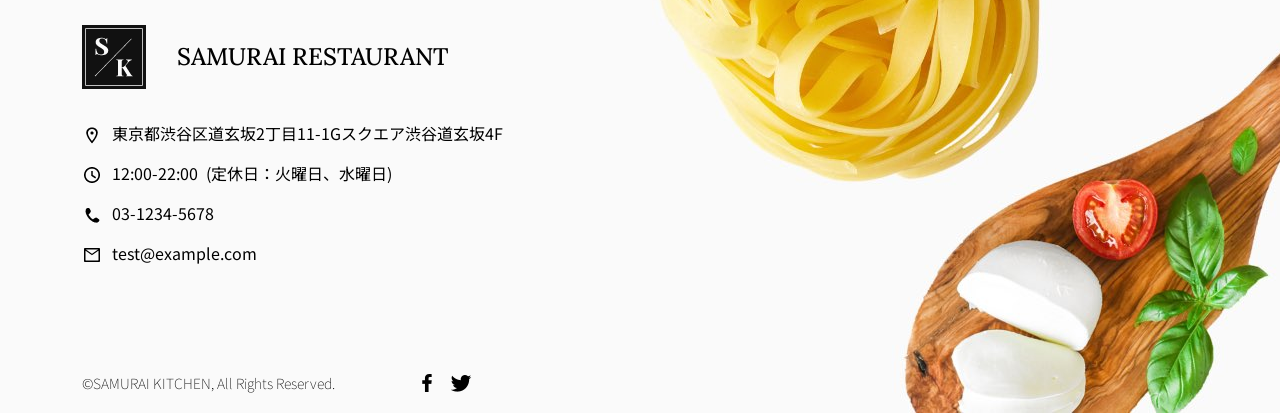
<file: kyouzai_kansei/index.html>
<!doctype html>
<html lang="ja">

<head>
  <meta charset="utf-8">
  <!--マルチデバイス対応-->
  <meta name="viewport" content="width=device-width, initial-scale=1">
  <meta name="description" content="">
  <meta name="author" content="SAMURAI ENGINEER">
  <title>SAMURAI XD_HTML教材</title>
  <!--先にBootstrapのCSSを読み込む-->
  <!-- ************************************************ bootstrap.min.cssの読み込み -->
  <link href="https://cdn.jsdelivr.net/npm/bootstrap@5.0.0-beta1/dist/css/bootstrap.min.css" rel="stylesheet"
    integrity="sha384-giJF6kkoqNQ00vy+HMDP7azOuL0xtbfIcaT9wjKHr8RbDVddVHyTfAAsrekwKmP1" crossorigin="anonymous">
  <!-- ************************************************ bootstrap.bundle.min.jsの読み込み -->
  <script src="https://cdn.jsdelivr.net/npm/bootstrap@5.0.0-beta1/dist/js/bootstrap.bundle.min.js"
    integrity="sha384-ygbV9kiqUc6oa4msXn9868pTtWMgiQaeYH7/t7LECLbyPA2x65Kgf80OJFdroafW" crossorigin="anonymous" defer>
    </script>

  <!-- ************************************************ Google Font読み込み -->
  <link rel="preconnect" href="https://fonts.gstatic.com">
  <link href="https://fonts.googleapis.com/css2?family=Lora&display=swap" rel="stylesheet">
  <link href="https://fonts.googleapis.com/css2?family=Noto+Sans+JP:wght@300&display=swap" rel="stylesheet">
  <!-- ************************************************ Font Awesome -->
  <link rel="stylesheet" href="https://use.fontawesome.com/releases/v5.1.0/css/all.css"
    integrity="sha384-lKuwvrZot6UHsBSfcMvOkWwlCMgc0TaWr+30HWe3a4ltaBwTZhyTEggF5tJv8tbt" crossorigin="anonymous">
  <!--Bootstrapの読み込みのlinkタグよりも後ろに、style.cssを読み込むlinkタグを記述する-->
  <!-- ************************************************今回作成する styles.cssの読み込み -->
  <link href="stylesheet/style.css" rel="stylesheet">
  <!-- ************************************************  -->
</head>

<body>
  <main>
    <!-- ************************************************ ナビゲーションバー開始 -->
    <!-- navbarでナビゲーションバー作成。navbar-expand-lgで画面幅が広いときハンバーガーボタンを非表示。 -->
    <nav class="navbar navbar-expand-lg">

      <!-- navbarのコンテナ -->
      <div class="container">

        <!-- navbar-brandはロゴ部分。独自クラスのmy_navbar_brandで細かな調整。 -->
        <a class="navbar-brand my_navbar_brand">

          <!-- ロゴのアイコンを配置。navbar_brand_logoは独自クラス。 -->
          <img class="img-fluid navbar_brand_logo" src="img/site_logo.png" alt="サンプル画像"><span>SAMURAI KITCHEN</span>
        </a>

        <!-- navbar-togglerはハンバーガーボタンを表示・非表示にするクラス。 -->
        <div class="navbar-toggler hamburger_menu" data-bs-toggle="collapse" data-bs-target="#navbarNav"
          aria-controls="navbarNav" aria-expanded="false" aria-label="Toggle navigation">
          <input type="checkbox" id="hamburger_btn_check">
          <label for="hamburger_btn_check" class="hamburger_btn">
            <img class="btn_open" src="img/button_open.png" alt="ナビゲーションバーのボタン">
            <img class="btn_close" src="img/button_close.png" alt="ナビゲーションバーのボタン">
          </label>
        </div>

        <div class="collapse navbar-collapse justify-content-end" id="navbarNav">
          <ul class="navbar-nav">
            <li class="nav-item px-2">
              <a class="nav-link my_nav_link my-2" aria-current="page" href="#">HOME</a>
            </li>

            <li class="nav-item px-2">
              <a class="nav-link my_nav_link my-2" href="#about">ABOUT US</a>
            </li>

            <li class="nav-item px-2">
              <a class="nav-link my_nav_link my-2" href="#gallery">GALLERY</a>
            </li>

            <li class="nav-item px-2">
              <a class="nav-link my_nav_link my-2" href="#menu">MENU</a>
            </li>

            <li class="nav-item px-2">
              <a class="nav-link my_nav_link my-2" href="#review">CUSTOMER REVIEWS</a>
            </li>

            <li class="nav-item px-2">
              <a class="nav-link my_nav_link my-2" href="#access">ACCESS</a>
            </li>

          </ul>
        </div>
      </div>
    </nav>
    <!-- ************************************************ ナビゲーションバー終了 -->

    <!-- ************************************************ カルーセル開始 -->
    <!-- カルーセル部分 -->
    <!-- idのmyCarouselはインジケーター部分のdata-bs-targetと紐付く必要がある。mb-5で下方向に余白追加。 -->
    <div id="myCarousel" class="carousel slide mb-5" data-bs-ride="carousel">

      <!-- インジケーター部分 -->
      <ol class="carousel-indicators">
        <!-- この箇所と前述のidは紐付いている。data-bs-slide-toの番号がカルーセルの順番。 -->
        <li data-bs-target="#myCarousel" data-bs-slide-to="0" class="active"></li>
        <li data-bs-target="#myCarousel" data-bs-slide-to="1"></li>
        <li data-bs-target="#myCarousel" data-bs-slide-to="2"></li>
      </ol>

      <!-- carousel-inner：カルーセルのキャプションと背景画像の部分。 -->
      <div class="carousel-inner">

        <!--カルーセル1枚目-->
        <!--親要素-->
        <div class="carousel-item active">

          <!--imgタグと"carousel-caption"クラスは同じ親(carousel-item)に入っているので兄弟要素-->
          <img src="img/slider-1.jpg" alt="SAMURAI KITCHEN-1">

          <!--imgタグと"carousel-caption"クラスは同じ親(carousel-item)に入っているので兄弟要素-->
          <!--親要素-->
          <div class="carousel-caption">

            <!-- h1は"carousel-item"には入っていないので兄弟要素とは言いません -->
            <!--h1タグは carousel-caption クラスの子要素 中に入っている-->
            <!--独自クラスで位置とフォントを変更-->
            <h1 class="my_carousel_caption">
              Welcome to<br>
              SAMURAI KITCHEN
            </h1>
            <!--親要素の閉じタグ h1タグは親要素の中に入っています-->
          </div>
        </div>
        <!-- カルーセル2枚目 -->
        <div class="carousel-item">
          <img src="img/slider-2.jpg" alt="サンプル画像">
          <div class="carousel-caption">
            <h1 class="my_carousel_caption">
              The fabulous combination of&nbsp;wine&nbsp;and&nbsp;food
            </h1>
          </div>
        </div>
        <!-- カルーセル３枚目 -->
        <div class="carousel-item">
          <img src="img/slider-3.jpg" alt="サンプル画像">
          <div class="carousel-caption">
            <h1 class="my_carousel_caption">Get the Italian taste<br>
              at the SAMURAI&nbsp;KITCHEN
            </h1>
          </div>
        </div>

      </div>

      <!-- コントロールボタン 左側 -->
      <a class="carousel-control-prev" href="#myCarousel" role="button" data-bs-slide="prev">
        <span class="carousel-control-prev-icon" aria-hidden="true"></span>
        <span class="visually-hidden">Previous</span>
      </a>

      <!-- コントロールボタン 右側 -->
      <a class="carousel-control-next" href="#myCarousel" role="button" data-bs-slide="next">
        <span class="carousel-control-next-icon" aria-hidden="true"></span>
        <span class="visually-hidden">Next</span>
      </a>
    </div>
    <!-- ************************************************ カルーセル終了 -->

    <!-- ************************************************ アバウトセクション開始 -->
    <!--idにはaboutを設定-->
    <section class="about_us_bg" id="about">
      <!--コンテンツの中央揃え。上下方向にパディング（サイズ5）。下方向にマージン（サイズ5）。 -->
      <div class="container py-5 mb-5">

        <!-- rowクラス（行） -->
        <div class="row">

          <!-- 左側カラム（6/12分割） -->
          <div class="col-lg-6 text-left">

            <!-- 上下方向にパディング（サイズ5） -->
            <div class="py-5">

              <!-- 下方向にマージン（サイズ5） -->
              <h2 class="section_title about mb-5">
                ABOUT US
              </h2>
              <!-- 下方向にマージン（サイズ2） -->
              <p class="mb-2">
                本場イタリアンの味を追求し、厳選した国産食材を使用。<br>
                オーガニック野菜、熟成させた自家製プロシュート、<br>
                毎朝仕込むピザ生地など、あらゆる食材へのこだわり。<br>
              </p>

              <!-- 下方向にマージン（サイズ2） -->
              <p class="mb-2">
                料理に合うワインもイタリア産のものから国産のものまでラインナップ豊富。<br>
              </p>

              <!-- 下方向にマージン（サイズ2） -->
              <p class="mb-2">
                イタリアのワインの名産地「ピエモンテ州」「ヴェネト州」で生産された<br>
                ワインを取り揃え、上品な味わいをお愉しみいただけます。<br>
              </p>
            </div>
          </div>

          <!-- 右側カラム（6/12分割） -->
          <div class="col-lg-6">

            <!-- 画像を配置 -->
            <img src="img/img-about-us.png" class="img-fluid" alt="pizza">
          </div>
        </div>
      </div>

    </section>
    <!-- ************************************************ アバウトセクション終了 -->

    <!-- ************************************************ ギャラリーセクション開始 -->
    <section id="gallery">
      <div class="container mb-5">
        <h2 class="mb-3 section_title gallery text-center">GALLERY</h2>
        <p class="text-center mb-5">
          上品な大人の空間で素敵なひと時を
        </p>

        <div class="row">
          <div class="col-6 col-lg-3 mb-4 d-flex justify-content-center">
            <img class="img-fluid" src="img/gallery-1.jpg" alt="サンプル画像">
          </div>

          <div class="col-6 col-lg-3 mb-4 d-flex justify-content-center">
            <img class="img-fluid" src="img/gallery-2.jpg" alt="サンプル画像">
          </div>

          <div class="col-6 col-lg-3 mb-4 d-flex justify-content-center">
            <img class="img-fluid" src="img/gallery-3.jpg" alt="サンプル画像">
          </div>

          <div class="col-6 col-lg-3 mb-4 d-flex justify-content-center">
            <img class="img-fluid" src="img/gallery-4.jpg" alt="サンプル画像">
          </div>

          <div class="col-6 col-lg-3 mb-4 d-flex justify-content-center">
            <img class="img-fluid" src="img/gallery-5.jpg" alt="サンプル画像">
          </div>

          <div class="col-6 col-lg-3 mb-4 d-flex justify-content-center">
            <img class="img-fluid" src="img/gallery-6.jpg" alt="サンプル画像">
          </div>

          <div class="col-6 col-lg-3 mb-4 d-flex justify-content-center">
            <img class="img-fluid" src="img/gallery-7.jpg" alt="サンプル画像">
          </div>

          <div class="col-6 col-lg-3 mb-4 d-flex justify-content-center">
            <img class="img-fluid" src="img/gallery-8.jpg" alt="サンプル画像">
          </div>

        </div>
      </div>
    </section>
    <!-- ************************************************ ギャラリーセクション終了 -->

    <!-- ************************************************ メニューセクション -->
    <section id="menu">
      <!-- タイトル文字部分のコンテナ -->
      <div class="container">
        <div class="row">
          <div class="col-lg-12">

            <!-- タイトル文字 -->
            <h2 class="section_title menu text-center mb-5">MENU</h2>
          </div>
        </div>
      </div>

      <!-- メニュー部分のコンテナ -->
      <!-- 下方向にマージン5 -->
      <div class="container mb-5">
        <div class="row">

          <!-- 左側メニュー -->
          <div class="col-12 col-lg-6">

            <!-- さらに子要素を5:7で分割 -->
            <!-- カラム間のパディングをなくす。下方向にマージン4 -->
            <div class="row g-0 mb-4">
              <!-- 画像中央揃え -->
              <div class="col-12 col-lg-5 text-center">

                <!-- 左側メニュー画像部分 -->
                <!-- 画像がカラムをはみ出ないようにする -->
                <img src="img/margherita.png" class="img-fluid" alt="マルゲリータ">
              </div>

              <!-- 右側テキスト部分 -->
              <!-- 全体的にパディング4 -->
              <div class="col-12 col-lg-7 p-4">
                <!-- 下方向のマージン0 文字を小さくするmenu_title独自クラスを追加 -->
                <h4 class="mb-0 menu_title">マルゲリータ</h4>
                <!-- 縦方向の中央揃え -->
                <p class="my-auto">彩り鮮やかなトマトチーズバジルに、食欲がそそられるピザ。石窯で直火で焼き上げ、サクサクで香ばしい、フチとモチモチの生地の食感が楽しめる、一皿。</p>
                <!-- フォントを変更する独自クラスを追加 -->
                <p class="menu_price">￥1,600</p>
              </div>
            </div>
          </div>

          <!-- 右側部分メニュー。上記と同じ内容なのでコメント省略 -->
          <div class="col-12 col-lg-6">
            <div class="row g-0 mb-4">
              <div class="col-12 col-lg-5 text-center">
                <img src="img/steak.png" alt="フィオレンティーナステーキ">
              </div>
              <div class="col-12 col-lg-7 p-4">
                <h4 class="mb-0 menu_title">フィオレンティーナステーキ</h4>
                <p class="my-auto">生後12か月以下の牛の肩ロースを分厚く切り、味付けはシンプルに塩・胡椒で、炭火でカリッと焼き上げたステーキ。香ばしく食べ応え十分なひと皿。</p>
                <p class="menu_price">¥2,200</p>
              </div>
            </div>
          </div>

          <!-- 左側メニュー2 -->
          <div class="col-12 col-lg-6">
            <div class="row g-0 mb-4">
              <div class="col-12 col-lg-5 text-center">
                <img src="img/pescatore.png" alt="ペスカトーレ">
              </div>
              <div class="col-12 col-lg-7 p-4">
                <h4 class="mb-0 menu_title">ペスカトーレ</h4>
                <p class="my-auto">貝・海老・魚の魚介をたっぷりと使ったトマトソースのパスタ。にんにく、白ワインをベースに、トマトの酸味と魚介の旨みでコクのあるスープが味わえるひと皿。</p>
                <p class="menu_price">¥1,400</p>
              </div>
            </div>
          </div>

          <!-- 右側メニュー2-->
          <div class="col-12 col-lg-6">
            <div class="row g-0 mb-4">
              <div class="col-12 col-lg-5 text-center">
                <img src="img/carbonara.png" alt="カルボナーラ">
              </div>
              <div class="col-12 col-lg-7 p-4">
                <h4 class="mb-0 menu_title">カルボナーラ</h4>
                <p class="my-auto">豚肉の塩漬けのパンチェッタ、鶏卵、黒胡椒、粉チーズを使用したパスタ料理。濃厚な卵とチーズにパンチェッタの塩味の利いたひと皿。</p>
                <p class="menu_price">¥1400</p>
              </div>
            </div>
          </div>

          <!-- 左側メニュー3 -->
          <div class="col-12 col-lg-6">
            <div class="row g-0 mb-4">
              <div class="col-12 col-lg-5 text-center">
                <img src="img/amatriciana.png" alt="アマトリチャーナ">
              </div>
              <div class="col-12 col-lg-7 p-4">
                <h4 class="mb-0 menu_title">アマトリチャーナ</h4>
                <p class="my-auto">豚肉の塩漬けのパンチェッタと、玉ねぎとトマトを使用したパスタ料理。パンチェッタの塩味とトマトの酸味のバランスが絶妙なひと皿。</p>
                <p class="menu_price">¥1,400</p>
              </div>
            </div>
          </div>

          <!-- 右側メニュー3-->
          <div class="col-12 col-lg-6">
            <div class="row g-0 mb-4">
              <div class="col-12 col-lg-5 text-center">
                <img src="img/acqua-pazza.png" alt="アクアパッツァ">
              </div>
              <div class="col-12 col-lg-7 p-4">
                <h4 class="mb-0 menu_title">アクアパッツァ</h4>
                <p class="my-auto">タイやアサリなどの魚介類に、トマトやオリーブオイル、にんにくなどを煮込んだパスタ料理。白ワインのソースに溶け込んだ魚介類の旨みがいっぱいのひと皿。</p>
                <p class="menu_price">¥2000</p>
              </div>
            </div>
          </div>

          <!-- 左側メニュー4 -->
          <div class="col-12 col-lg-6">
            <div class="row g-0 mb-4">
              <div class="col-12 col-lg-5 text-center">
                <img src="img/bagna-cauda.png" alt="バーニャカウダ">
              </div>
              <div class="col-12 col-lg-7 p-4">
                <h4 class="mb-0 menu_title">バーニャカウダ</h4>
                <p class="my-auto">旬の野菜が満載の野菜料理。チーズ、オリーブオイル、バルサミコ酢をベースにした3種の自家製ソースでお好みに合わせて召し上がれるひと皿。</p>
                <p class="menu_price">¥1,000</p>
              </div>
            </div>
          </div>

          <!-- 右側メニュー4-->
          <div class="col-12 col-lg-6">
            <div class="row g-0 mb-4">
              <div class="col-12 col-lg-5 text-center">
                <img src="img/gelato.png" alt="ジェラート">
              </div>
              <div class="col-12 col-lg-7 p-4">
                <h4 class="mb-0 menu_title">ジェラート</h4>
                <p class="my-auto">濃厚な牛乳をベースにしたものから、果肉と果汁が満載のフルーツをベースにしたものまで取り揃えたイタリアのアイス。冷たくて甘いひと皿。</p>
                <p class="menu_price">¥800</p>
              </div>
            </div>
          </div>
          <!-- 以下の閉じタグ3つは必要 -->
        </div>
      </div>
    </section>
    <!-- ************************************************ メニューセクション終了 -->

    <!-- ************************************************ レビューセクション開始 -->
    <section id="review">
      <!-- review_wrapper で背景画像を設定します -->
      <div class="review_wrapper">

        <!-- container部分 -->
        <div class="container py-5 mb-5">

          <!-- 中央揃えでタイトルを表示 -->
          <div class="text-center mb-5">
            <h2 class="section_title review text-center text-white">CUSTOMER REVIEWS</h2>
          </div>

          <!-- row部分：左右のカラムを中央揃え -->
          <div class="row pb-5 justify-content-center">

            <!-- 左側カラム -->
            <div class="col-12 col-lg-5 mt-3">

              <!--h_420クラスで白枠の高さを修正-->
              <div class="bg-white h_420">

                <!-- 内側にパディング4 -->
                <div class="p-4">

                  <!-- 顔写真と年齢などのテキストはd-flexで横並びにする　中央揃え -->
                  <div class="d-flex align-items-center">
                    <!-- お客様の画像を配置 -->
                    <!--reviewer_imgクラスで画像サイズを変更します-->
                    <img src="img/customer-woman.png" class="reviewer_img" alt="サンプル画像">
                    <div>
                      <!-- お客様情報のテキスト -->
                      <p class="my-0">40代/女性</p>
                      <p class="my-0">夫婦でご来店</p>
                    </div>
                  </div>

                  <div class="my-3">
                    <!-- 星の画像を表示 -->
                    <!--star_imgクラスで画像サイズを変更-->
                    <img src="img/star-point.png" class="star_img" alt="star">
                    <img src="img/star-point.png" class="star_img" alt="star">
                    <img src="img/star-point.png" class="star_img" alt="star">
                    <img src="img/star-point.png" class="star_img" alt="star">
                    <img src="img/star-point.png" class="star_img" alt="star">
                  </div>

                  <!-- レビュータイトル -->
                  <h5>親切で丁寧なご提案</h5>
                  <!-- レビュー内容 -->
                  <p>
                    ディナーに来た際にワインを選ぶのに悩んでいたら、注文する料理に合ったオススメのワインを教えてもらえて、ワインのテイスティングまでさせてもらえたのでとても嬉しかったです。次はワインを選んでからオススメの料理を聞いてみようと思います。
                  </p>

                  <!-- 黄色のボタンを配置 -->
                  <button type="button" class="btn btn-warning shadow fix_bottom">詳細</button>
                </div>
              </div>
            </div>

            <!-- 右側カラム：左側カラムと内容が同じなので説明は省略 -->
            <div class="col-12 col-lg-5 mt-3">
              <div class="bg-white h_420">
                <div class="p-4">
                  <div class="d-flex align-items-center">
                    <img src="img/customer-man.png" class="reviewer_img" alt="サンプル画像">
                    <div>
                      <p class="my-0">30代/男性</p>
                      <p class="my-0">パートナーとご来店</p>
                    </div>
                  </div>
                  <div class="my-3">
                    <img src="img/star-point.png" class="star_img" alt="star">
                    <img src="img/star-point.png" class="star_img" alt="star">
                    <img src="img/star-point.png" class="star_img" alt="star">
                    <img src="img/star-point.png" class="star_img" alt="star">
                    <img src="img/star-no-point.png" class="star_img" alt="no-star">
                  </div>
                  <h5>素敵な時間と思い出</h5>
                  <p>
                    パートナーとのアニバーサリーにこちらのお店を選んで正解でした。店内の雰囲気も落ち着いていて上品で、事前に予約した際に打ち合わせしたサプライズが成功したあとに、さらにお店からもサプライズをいただけて、とても素敵な思い出になりました。
                  </p>
                  <button type="button" class="btn btn-warning shadow fix_bottom">詳細</button>
                </div>
              </div>
            </div>
          </div>
        </div>
      </div>
    </section>
    <!-- ************************************************ レビューセクション終了 -->

    <!-- ************************************************ アクセスセクション開始 -->
    <section id="access">
      <div class="container">
        <div class="row">
          <div class="col-lg-12 text-center mb-5">
            <h2 class="section_title text-center access mb-5">ACCESS</h2>
            <p>JR山手線　渋谷駅より徒歩3分、店舗に隣接した駐車場があります。</p>
          </div>
        </div>
      </div>

      <div class="container mb-5 px-2">
        <iframe
          src="https://www.google.com/maps/embed?pb=!1m18!1m12!1m3!1d12967.114087343349!2d139.687349334065!3d35.657827993593834!2m3!1f0!2f0!3f0!3m2!1i1024!2i768!4f1.1!3m3!1m2!1s0x6018f5209bb80c49%3A0x7abbc1a9d7d575eb!2z5qCq5byP5Lya56S-5L6N!5e0!3m2!1sja!2sjp!4v1623882550231!5m2!1sja!2sjp"
          class="w-100" style="height: 50vh;" loading="lazy"></iframe>
      </div>
    </section>
    <!-- ************************************************ アクセスセクション終了 -->


    <!-- ************************************************ フッター開始 -->
    <footer id="footer">
      <div class="container">
        <div class="row">

          <!-- 2カラムに分けたレイアウトの左側カラム -->
          <!-- 親要素にposition-relativeを設定 -->
          <div class="col-12 col-lg-6 position-relative">

            <!-- 左側カラムのレイアウトをさらに分けるためにrowを使用 -->
            <div class="row pt-5">

              <!-- 画面をさらに2:10に分割 -->
              <!-- ここは2:10の2の部分 -->
              <div class="col-lg-2 text-center my-3">

                <!-- サイトロゴ -->
                <!-- footer_brand_logoの独自クラスを追加 -->
                <img class="img-fluid footer_brand_logo" src="img/site_logo.png" alt="サンプル画像">
              </div>

              <!-- ここは2:10の10の部分 -->
              <div class="col-lg-10 align-self-center my-3">
                <!-- タイトル文字 -->
                <!-- footer_textの独自クラスを追加してフォント等を変更 -->
                <h2 class="m-0 footer_text">SAMURAI RESTAURANT</h2>
              </div>
            </div>

            <!-- 営業時間などのテキストを追加 -->
            <div class="restaurant_info py-3">
              <div class="d-flex mb-3">
                <img src="img/icon-Marker.png" alt="marker">
                <p class="p-0 m-0">東京都渋谷区道玄坂2丁目11-1Gスクエア渋谷道玄坂4F</p>
              </div>
              <div class="d-flex mb-3">
                <img src="img/icon-Clock.png" alt="clock">
                <p class="p-0 m-0">12:00-22:00&nbsp;&nbsp;(定休日：火曜日、水曜日)</p>
              </div>
              <div class="d-flex mb-3">
                <img src="img/icon-Phone.png" alt="phone">
                <p class="p-0 m-0">03-1234-5678</p>
              </div>
              <div class="d-flex mb-3">
                <img src="img/icon-Mail.png" alt="mail">
                <p class="p-0 m-0">test@example.com</p>
              </div>
            </div>

            <!-- コピーライトを追加 -->
            <!-- copy_rightクラスでabsoluteを設定。align-items-centerで上下中央揃え。 -->
            <div class="copy_right align-items-center">
              <p>
                ©SAMURAI KITCHEN, All Rights Reserved.
              </p>

              <!-- SNSアイコンを表示 -->
              <!-- SNSアイコンに独自クラスsns_imgを追加 -->
              <img src="img/icon-facebook.png" class="sns_img" alt="facebook">
              <img src="img/icon-twitter.png" class="sns_img" alt="twitter">
            </div>
          </div>

          <!-- 2カラムに分けたレイアウトの右側カラム -->
          <div class="col-lg-6 d-none d-lg-block">
            <!-- 背景画像を表示 -->
            <img src="img/background-footer.jpg" alt="背景画像">
          </div>
        </div>
      </div>
    </footer>
    <!-- ************************************************ フッター終了 -->
  </main>
</body>

</html>
</file>
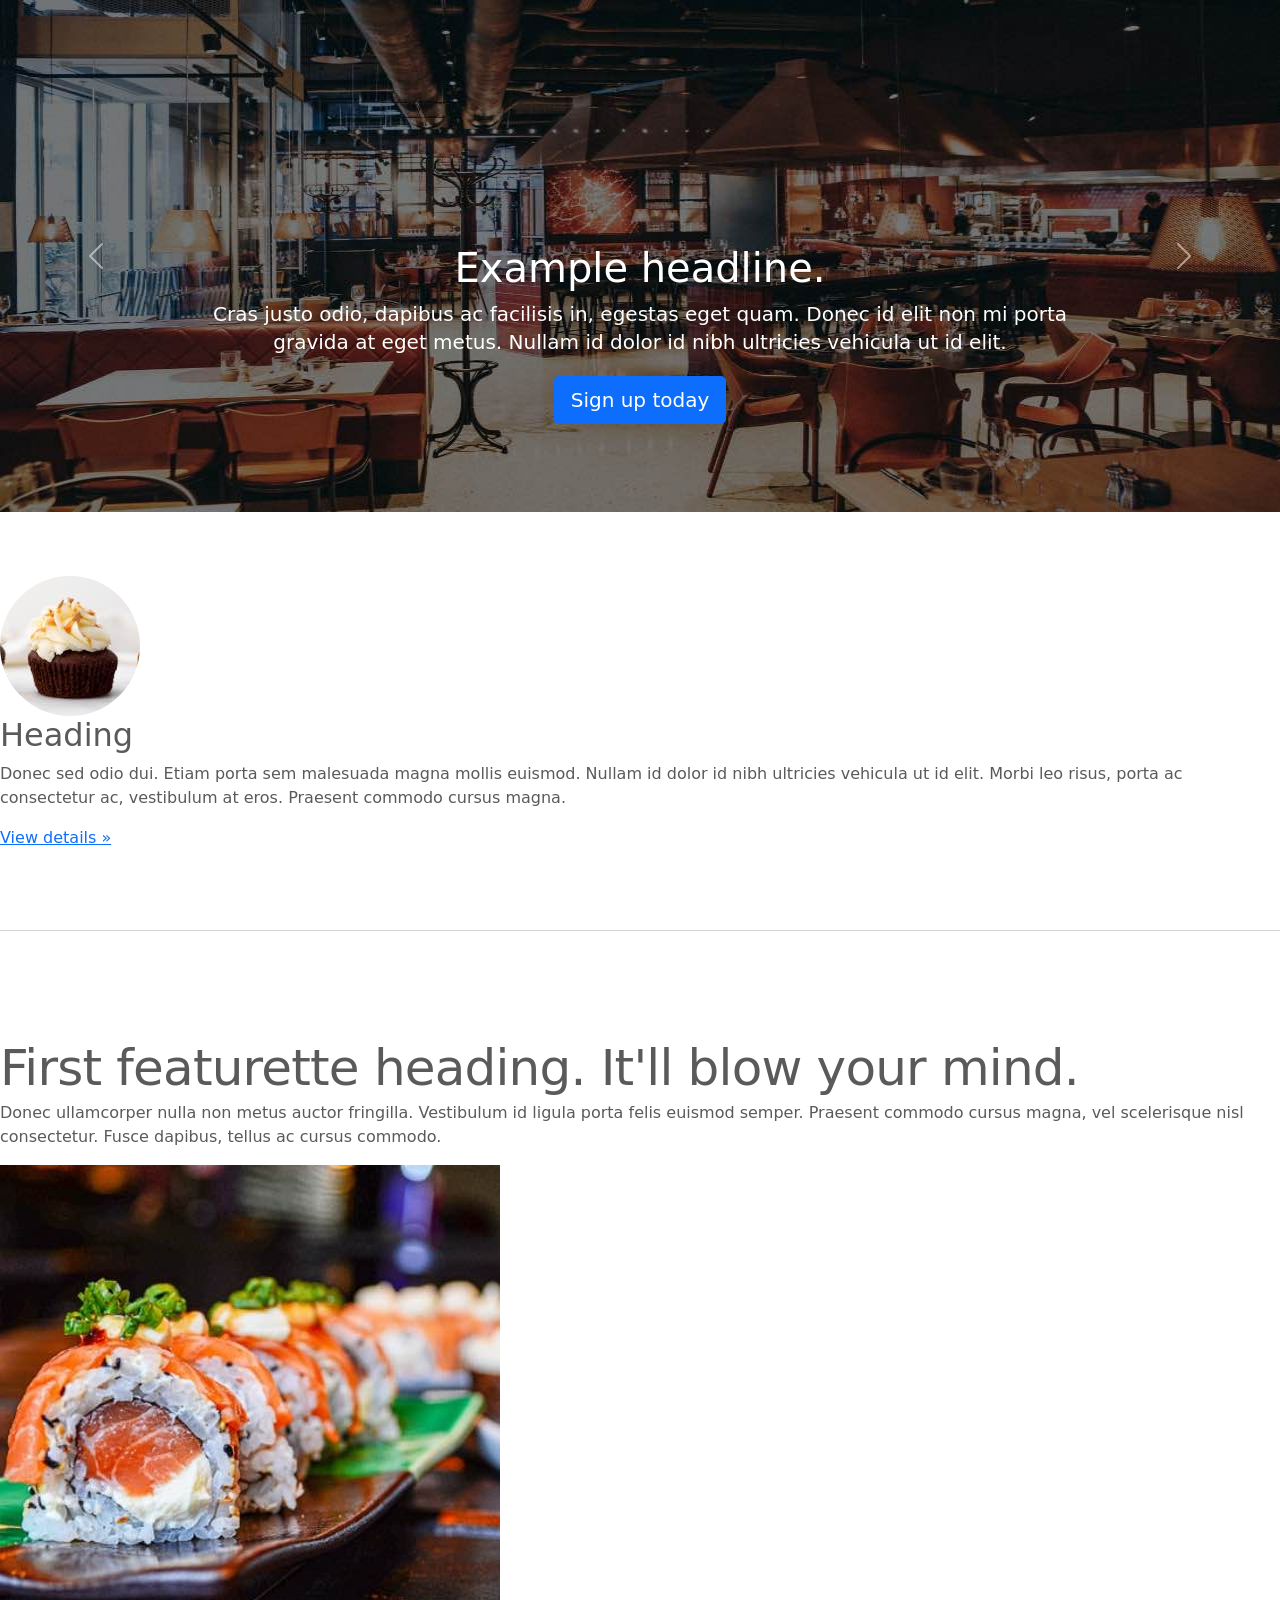
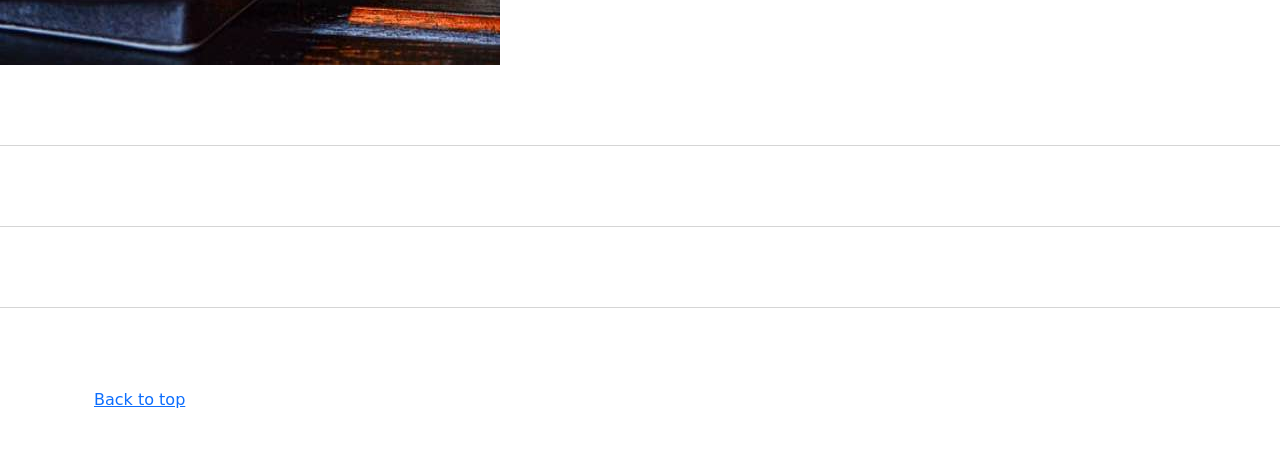
<file: kadai_003/index_for_student.html>
<!doctype html>
<html lang="en">
  <head>
    <meta charset="utf-8">
    <meta name="viewport" content="width=device-width, initial-scale=1">
    <meta name="description" content="">
    <meta name="author" content="Mark Otto, Jacob Thornton, and Bootstrap contributors">
    <meta name="generator" content="Hugo 0.79.0">
    <title>Carousel Template · Bootstrap v5.0</title>
    <link rel="canonical" href="https://getbootstrap.com/docs/5.0/examples/carousel/">
    <!-- ************************************************ bootstrap.min.cssの読み込み -->
   <link href="https://cdn.jsdelivr.net/npm/bootstrap@5.0.0-beta1/dist/css/bootstrap.min.css" rel="stylesheet" integrity="sha384-giJF6kkoqNQ00vy+HMDP7azOuL0xtbfIcaT9wjKHr8RbDVddVHyTfAAsrekwKmP1" crossorigin="anonymous">
   <link href="dist/css/bootstrap.min.css" rel="stylesheet">
    <!-- ************************************************ carousel.cssの読み込み -->
    <link href="carousel.css" rel="stylesheet">
    <!-- ************************************************ bootstrap.bundle.min.jsの読み込み -->
   <script src="https://cdn.jsdelivr.net/npm/bootstrap@5.0.0-beta1/dist/js/bootstrap.bundle.min.js" integrity="sha384-ygbV9kiqUc6oa4msXn9868pTtWMgiQaeYH7/t7LECLbyPA2x65Kgf80OJFdroafW" crossorigin="anonymous" defer></script>
   <script src="dist/js/bootstrap.bundle.min.js" defer></script>
  </head>
  <body>
    <main>
      <!-- ************************************************ カルーセル開始 -->

        <div id="carouselExampleFade" class="carousel slide carousel-fade" data-bs-ride="carousel">

        <div class="carousel-inner">
          <div class="carousel-item active">
            <img src="img/top_1.jpg" class="d-block w-100" alt="サンプル画像1">
            <div class="container">
              <div class="carousel-caption">
                <h1>Example headline.</h1>
                <p>Cras justo odio, dapibus ac facilisis in, egestas eget quam. Donec id elit non mi porta gravida at eget
                  metus. Nullam id dolor id nibh ultricies vehicula ut id elit.</p>
                <p><a class="btn btn-lg btn-primary" href="#" role="button">Sign up today</a></p>
              </div>
            </div>
          </div>

          <div class="carousel-item">
            <img src="img/top_2.jpg" class="d-block w-100" alt="サンプル画像2">
                        <div class="container">
              <div class="carousel-caption">
                <h1>Example headline.</h1>
                <p>Cras justo odio, dapibus ac facilisis in, egestas eget quam. Donec id elit non mi porta gravida at eget
                  metus. Nullam id dolor id nibh ultricies vehicula ut id elit.</p>
                <p><a class="btn btn-lg btn-primary" href="#" role="button">Sign up today</a></p>
              </div>
            </div>
          </div>
          <div class="carousel-item">
            <img src="img/top_3.jpg" class="d-block w-100" alt="サンプル画像3">
                        <div class="container">
              <div class="carousel-caption">
                <h1>Example headline.</h1>
                <p>Cras justo odio, dapibus ac facilisis in, egestas eget quam. Donec id elit non mi porta gravida at eget
                  metus. Nullam id dolor id nibh ultricies vehicula ut id elit.</p>
                <p><a class="btn btn-lg btn-primary" href="#" role="button">Sign up today</a></p>
              </div>
            </div>
          </div>

          <button class="carousel-control-prev" type="button" data-bs-target="#carouselExampleFade" data-bs-slide="prev">
            <span class="carousel-control-prev-icon" aria-hidden="true"></span>
            <span class="visually-hidden">Previous</span>
          </button>
          <button class="carousel-control-next" type="button" data-bs-target="#carouselExampleFade" data-bs-slide="next">
            <span class="carousel-control-next-icon" aria-hidden="true"></span>
            <span class="visually-hidden">Next</span>
          </button>

        </div>
      </div>
      <!-- ************************************************ カルーセル終了 -->
      <!-- <div class="container marketing"> -->
      <div class="">
        <!-- <div class="row"> -->
        <div class="">
          <!-- <div class="col-lg-4"> -->
          <div class="">
            <img src="img/cake.jpg" class="rounded-circle" alt="サンプル画像2">
            <h2>Heading</h2>
            <p>Donec sed odio dui. Etiam porta sem malesuada magna mollis euismod. Nullam id dolor id nibh ultricies
              vehicula ut id elit. Morbi leo risus, porta ac consectetur ac, vestibulum at eros. Praesent commodo cursus
              magna.</p>
            <!-- <p><a class="btn btn-secondary" href="#" role="button">View details &raquo;</a></p> -->
            <p><a class="" href="#" role="button">View details &raquo;</a></p>
          </div>
        </div>
        <hr class="featurette-divider">
        <!-- <div class="row"> -->
        <div class="">
          <!-- <div class="col-md-7"> -->
          <div class="">
            <!-- <h2 class="featurette-heading">First featurette heading. <span class="text-muted">It'll blow your mind.</span> -->
            <h2 class="featurette-heading">First featurette heading. <span class="">It'll blow your mind.</span></h2>
            <!-- <p class="lead">Donec ullamcorper nulla non metus auctor fringilla. Vestibulum id ligula porta felis
              euismod
              semper. Praesent commodo cursus magna, vel scelerisque nisl consectetur. Fusce dapibus, tellus ac cursus
              commodo.</p> -->
            <p class="">
              Donec ullamcorper nulla non metus auctor fringilla. Vestibulum id ligula porta felis
              euismod
              semper. Praesent commodo cursus magna, vel scelerisque nisl consectetur. Fusce dapibus, tellus ac cursus
              commodo.
            </p>
          </div>
          <!-- <div class="col-md-5"> -->
          <div class="">
            <!-- <img src="img/sushi.jpg" class="img-fluid" alt=""> -->
            <img src="img/sushi.jpg" class="" alt="サンプル画像3">
          </div>
        </div>
        <hr class="featurette-divider">
        <!-- ここにもう一つ左右を反転させたものを作ります。 -->
        <hr class="featurette-divider">
        <!-- ここにもう一つ左右を反転させたものを作ります。 -->
        <hr class="featurette-divider">
        <footer class="container">
          <!-- <p class="float-end"><a href="#">Back to top</a></p> -->
          <p class=""><a href="#">Back to top</a></p>
        </footer>
      </div>
    </main>
  </body>

</html>
</file>
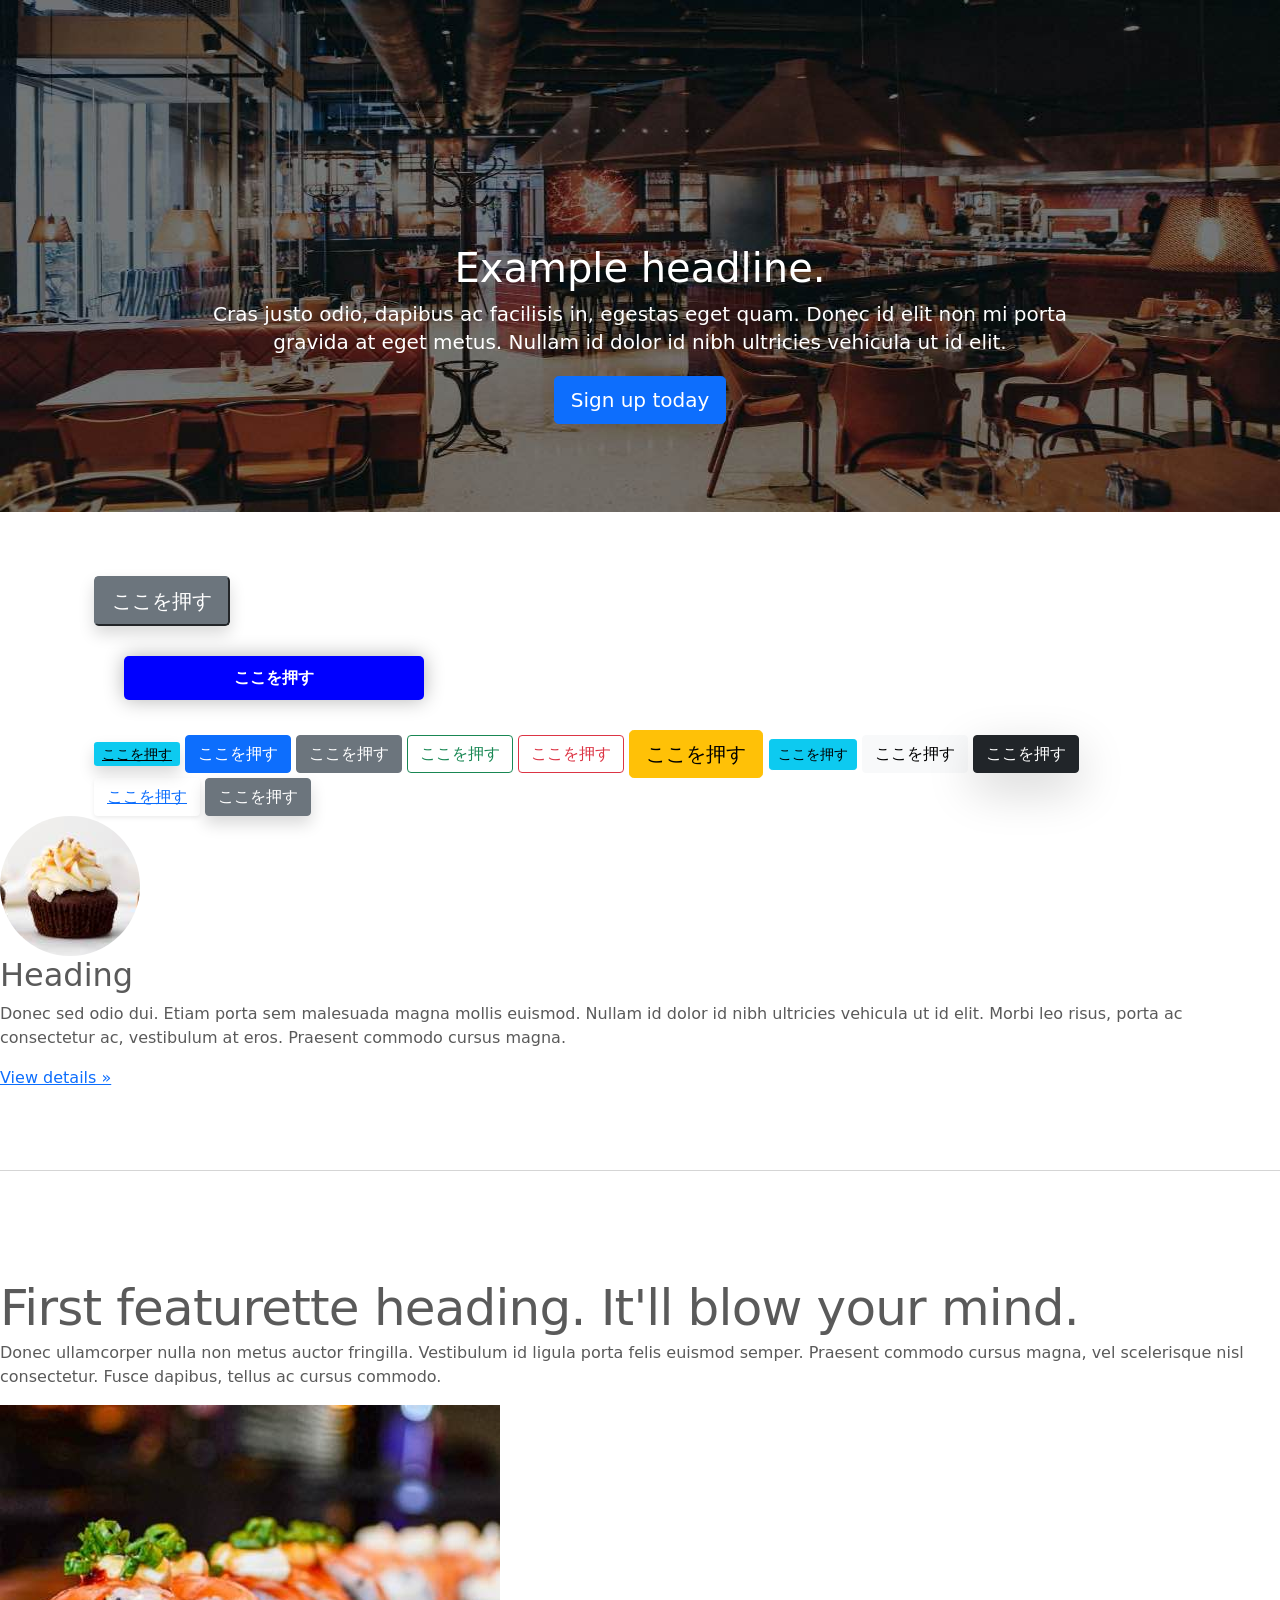
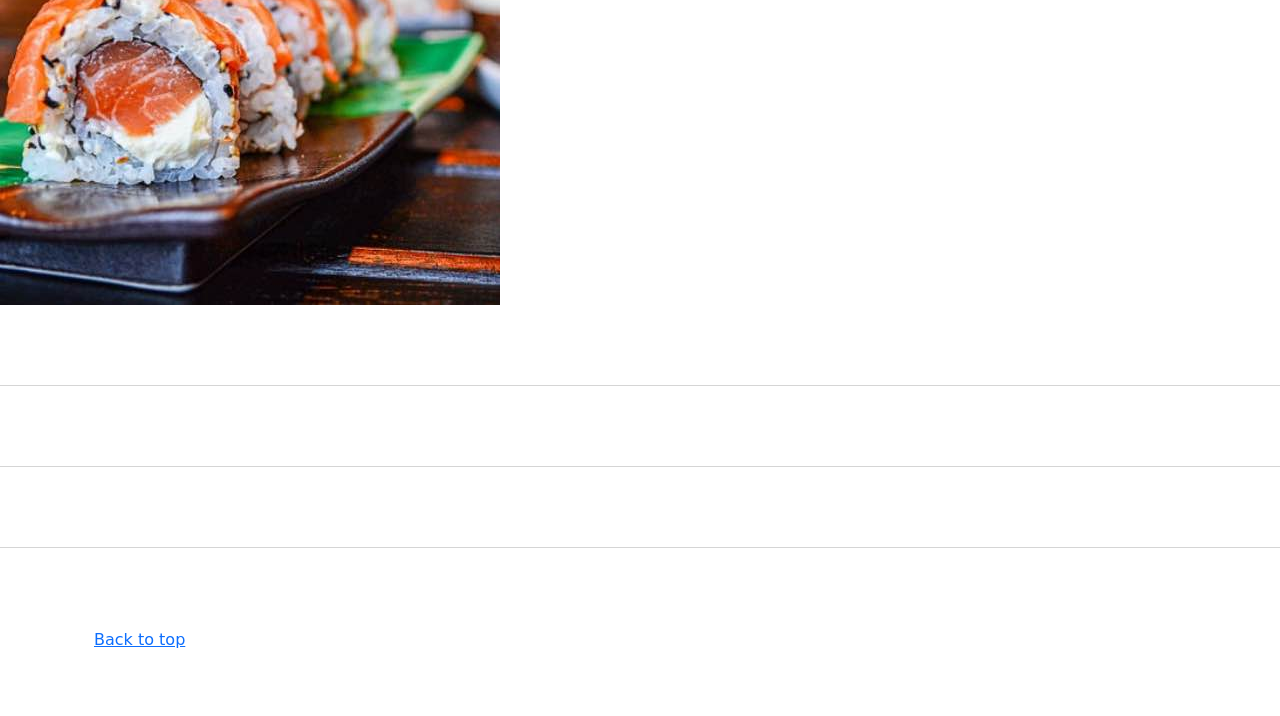
<file: kadai_004/index_for_student.html>
<!doctype html>
<html lang="en">
  <head>
    <meta charset="utf-8">
    <meta name="viewport" content="width=device-width, initial-scale=1">
    <meta name="description" content="">
    <meta name="author" content="Mark Otto, Jacob Thornton, and Bootstrap contributors">
    <meta name="generator" content="Hugo 0.79.0">
    <title>Carousel Template · Bootstrap v5.0</title>
    <link rel="canonical" href="https://getbootstrap.com/docs/5.0/examples/carousel/">
    <!-- ************************************************ bootstrap.min.cssの読み込み -->
   <link href="https://cdn.jsdelivr.net/npm/bootstrap@5.0.0-beta1/dist/css/bootstrap.min.css" rel="stylesheet" integrity="sha384-giJF6kkoqNQ00vy+HMDP7azOuL0xtbfIcaT9wjKHr8RbDVddVHyTfAAsrekwKmP1" crossorigin="anonymous">
   <link href="dist/css/bootstrap.min.css" rel="stylesheet">
    <!-- ************************************************ carousel.cssの読み込み -->
    <link href="carousel.css" rel="stylesheet">
    <!-- ************************************************ bootstrap.bundle.min.jsの読み込み -->
   <script src="https://cdn.jsdelivr.net/npm/bootstrap@5.0.0-beta1/dist/js/bootstrap.bundle.min.js" integrity="sha384-ygbV9kiqUc6oa4msXn9868pTtWMgiQaeYH7/t7LECLbyPA2x65Kgf80OJFdroafW" crossorigin="anonymous" defer></script>
   <script src="dist/js/bootstrap.bundle.min.js" defer></script>
  </head>
  <body>
    <main>
      <!-- ************************************************ カルーセル開始 -->
      <!-- <div id="myCarousel" class="carousel slide" data-bs-ride="carousel"> -->
        <div id="myCarousel" class="carousel slide" data-bs-ride="carousel">
        <!-- <div class="carousel-inner"> -->
        <div class="carousel-inner">
          <!-- <div class="carousel-item active"> -->
          <div class="carousel-item active">
            <img src="img/top_1.jpg" alt="サンプル画像1">
            <div class="container">
              <!-- <div class="carousel-caption"> -->
              <div class="carousel-caption">
                <h1>Example headline.</h1>
                <p>Cras justo odio, dapibus ac facilisis in, egestas eget quam. Donec id elit non mi porta gravida at eget
                  metus. Nullam id dolor id nibh ultricies vehicula ut id elit.</p>
                <!-- <p><a class="btn btn-lg btn-primary" href="#" role="button">Sign up today</a></p> -->
                <p><a class="btn btn-lg btn-primary" href="#" role="button">Sign up today</a></p>
              </div>
            </div>
          </div>
        </div>
      </div>
      <!-- ************************************************ カルーセル終了 -->

   <div class="container">

     <style>
        .button-test{
          /*パディング(余白)上下方向10px 左右方向39px*/
          padding:10px 30px;
          /*ボタンの幅 300px*/
          width: 300px;
          /*背景色 青*/
          background-color: blue;
          /*フォント色 白*/
          color: white;
          /* テキスト中央揃え */
          text-align: center;
          /* フォントを太く */
          font-weight: bold;
          /* ボタンの角を丸める */
          border-radius: 5px;
          /* 上下左右方向の余白外側30px */
          margin: 30px;
          /* ボタンの影 */
          box-shadow: 0 0 20px 0 rgba(0, 0, 0, 30%);
        }
     </style>

     <!-- buttonテスト -->
     <button class="btn-secondary btn-lg shadow">ここを押す</button>
     <div class="button-test">ここを押す</div>      
     <a href="" class="btn-info btn-sm shadow">ここを押す</a>

     <button class="btn btn-primary">ここを押す</button>
     <button class="btn btn-secondary">ここを押す</button>
     <button class="btn btn-outline-success">ここを押す</button>
     <button class="btn btn-outline-danger">ここを押す</button>
     <button class="btn btn-warning btn-lg">ここを押す</button>
     <button class="btn btn-info btn-sm">ここを押す</button>
     <button class="btn btn-light shadow-none">ここを押す</button>
     <button class="btn btn-dark shadow-lg">ここを押す</button>
     <button class="btn btn-link shadow-sm">ここを押す</button>
     <button class="btn btn-secondary shadow">ここを押す</button>

   </div>

      <!-- <div class="container marketing"> -->
      <div class="">
        <!-- <div class="row"> -->
        <div class="">
          <!-- <div class="col-lg-4"> -->
          <div class="">
            <img src="img/cake.jpg" class="rounded-circle" alt="サンプル画像2">
            <h2>Heading</h2>
            <p>Donec sed odio dui. Etiam porta sem malesuada magna mollis euismod. Nullam id dolor id nibh ultricies
              vehicula ut id elit. Morbi leo risus, porta ac consectetur ac, vestibulum at eros. Praesent commodo cursus
              magna.</p>
            <!-- <p><a class="btn btn-secondary" href="#" role="button">View details &raquo;</a></p> -->
            <p><a class="" href="#" role="button">View details &raquo;</a></p>
          </div>
        </div>
        <hr class="featurette-divider">
        <!-- <div class="row"> -->
        <div class="">
          <!-- <div class="col-md-7"> -->
          <div class="">
            <!-- <h2 class="featurette-heading">First featurette heading. <span class="text-muted">It'll blow your mind.</span> -->
            <h2 class="featurette-heading">First featurette heading. <span class="">It'll blow your mind.</span></h2>
            <!-- <p class="lead">Donec ullamcorper nulla non metus auctor fringilla. Vestibulum id ligula porta felis
              euismod
              semper. Praesent commodo cursus magna, vel scelerisque nisl consectetur. Fusce dapibus, tellus ac cursus
              commodo.</p> -->
            <p class="">
              Donec ullamcorper nulla non metus auctor fringilla. Vestibulum id ligula porta felis
              euismod
              semper. Praesent commodo cursus magna, vel scelerisque nisl consectetur. Fusce dapibus, tellus ac cursus
              commodo.
            </p>
          </div>
          <!-- <div class="col-md-5"> -->
          <div class="">
            <!-- <img src="img/sushi.jpg" class="img-fluid" alt=""> -->
            <img src="img/sushi.jpg" class="" alt="サンプル画像3">
          </div>
        </div>
        <hr class="featurette-divider">
        <!-- ここにもう一つ左右を反転させたものを作ります。 -->
        <hr class="featurette-divider">
        <!-- ここにもう一つ左右を反転させたものを作ります。 -->
        <hr class="featurette-divider">
        <footer class="container">
          <!-- <p class="float-end"><a href="#">Back to top</a></p> -->
          <p class=""><a href="#">Back to top</a></p>
        </footer>
      </div>
    </main>
  </body>

</html>
</file>
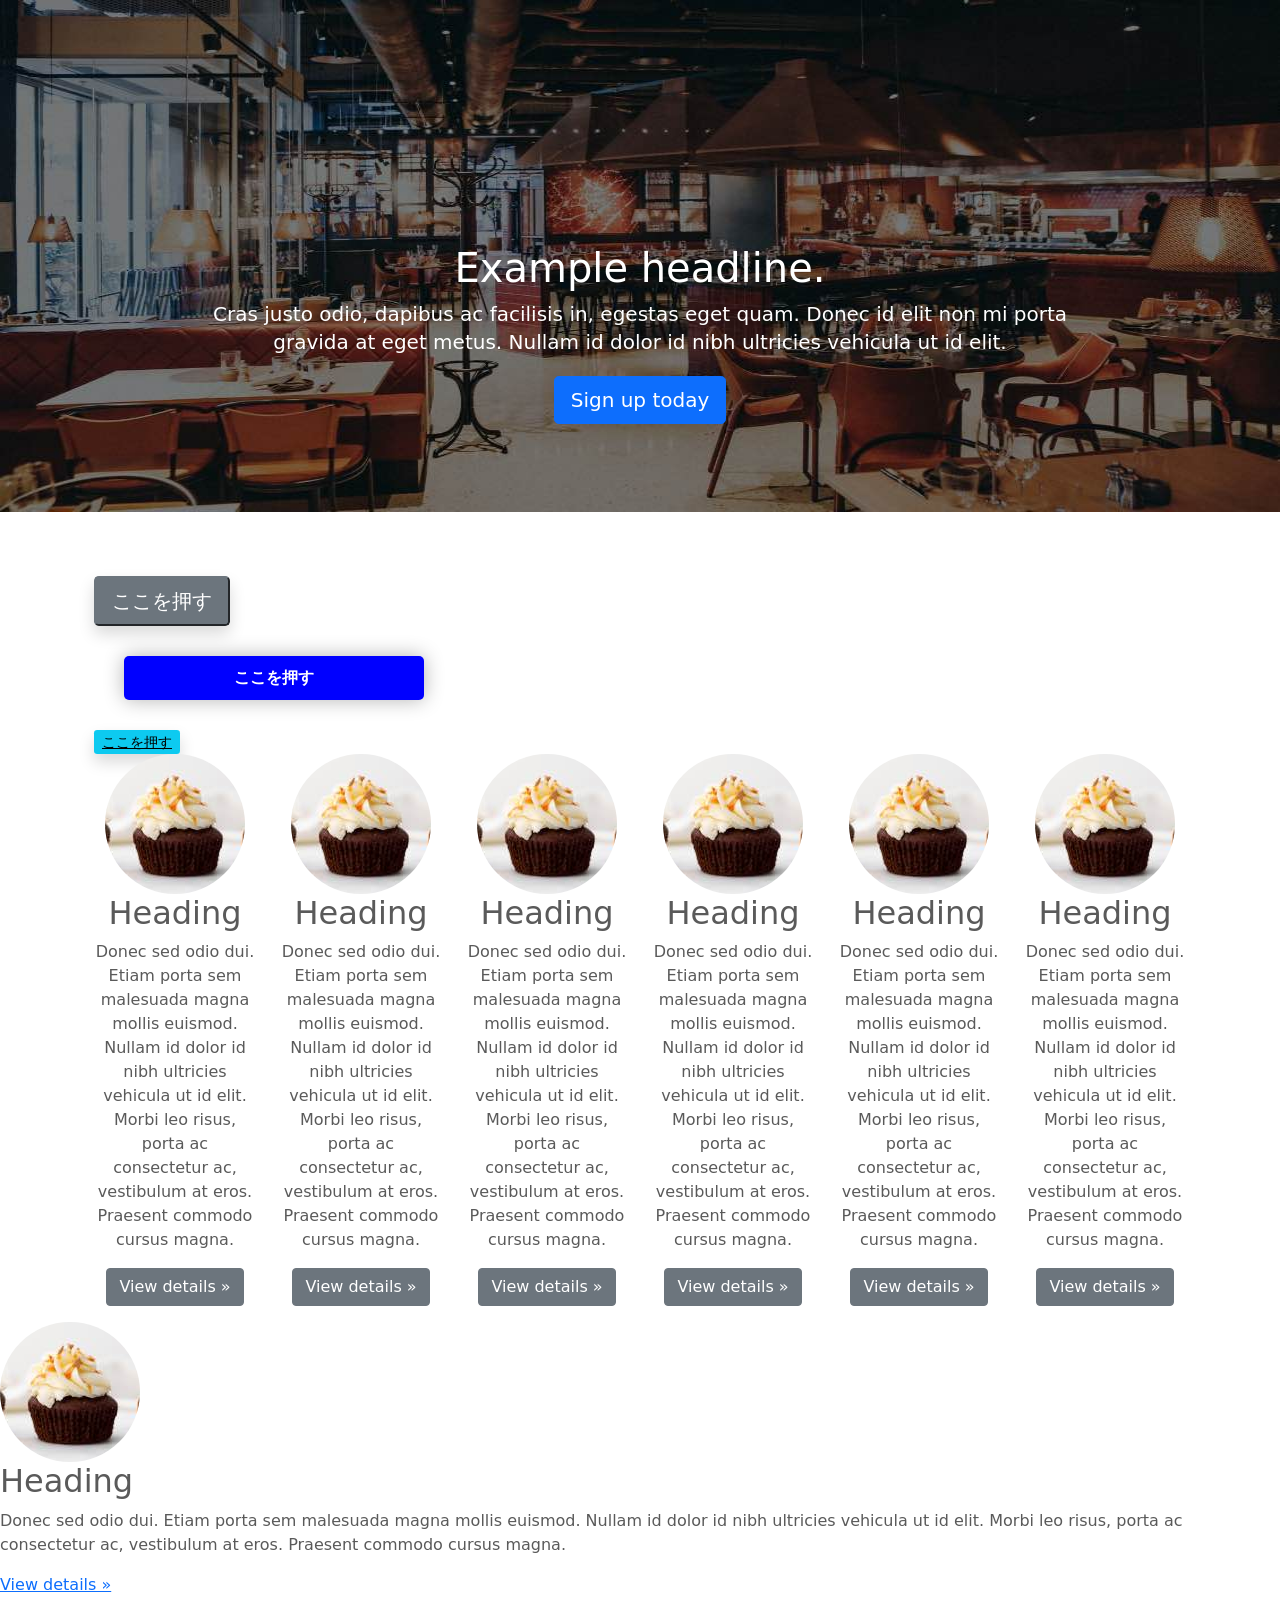
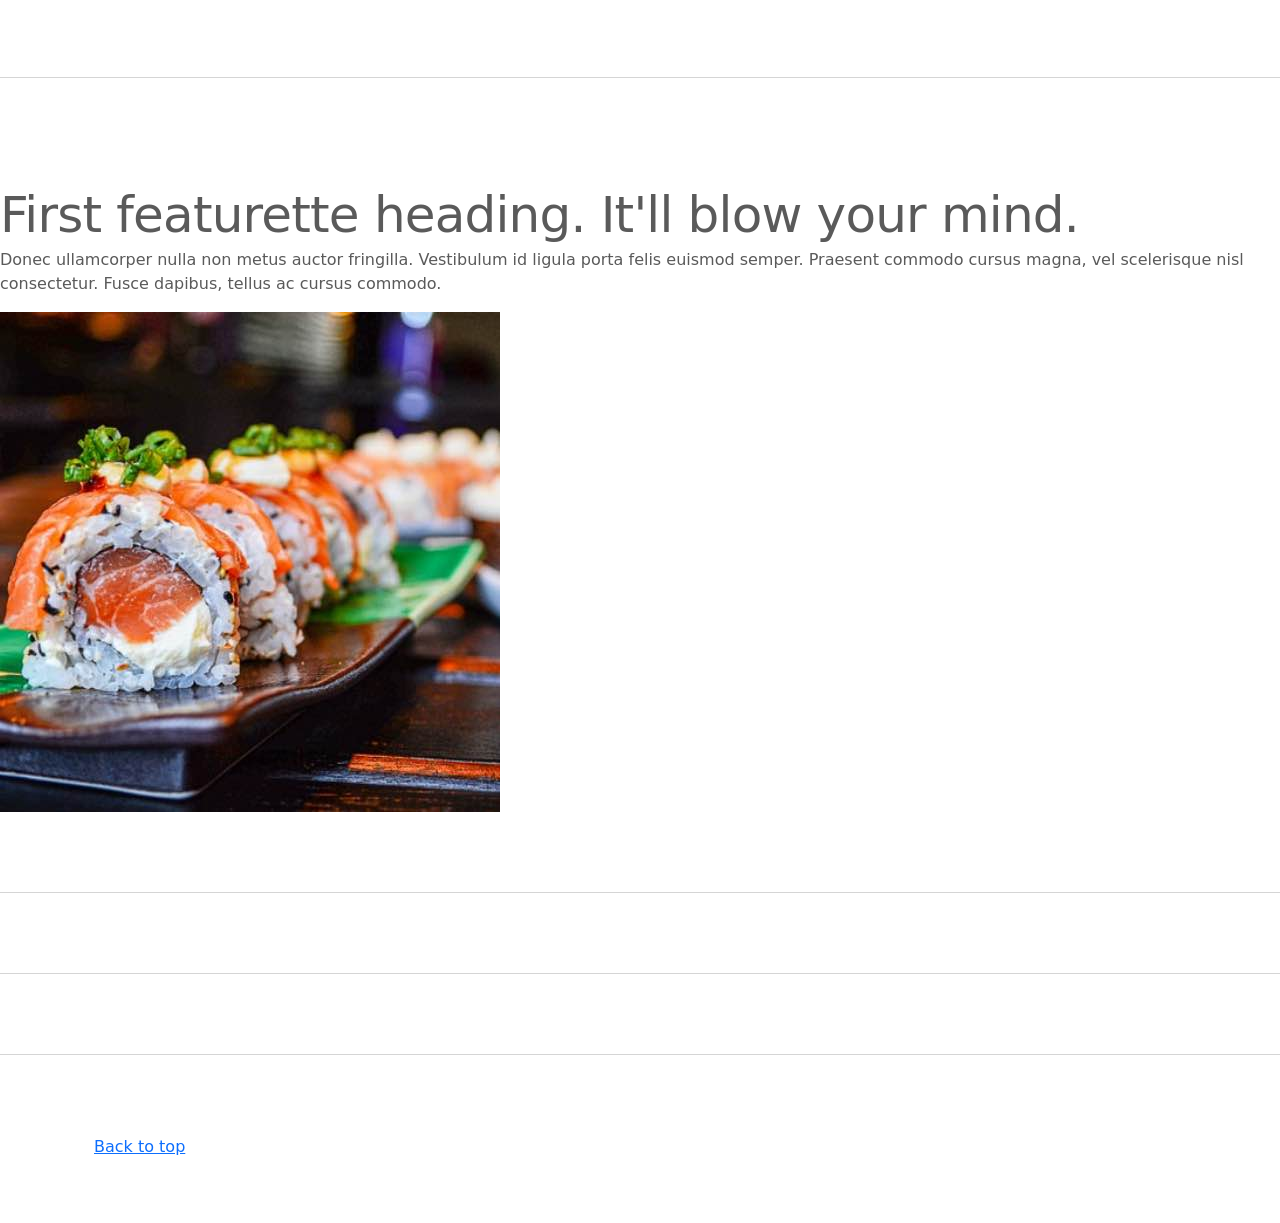
<file: kadai_005/index_for_student.html>
<!doctype html>
<html lang="en">

<head>
  <meta charset="utf-8">
  <meta name="viewport" content="width=device-width, initial-scale=1">
  <meta name="description" content="">
  <meta name="author" content="Mark Otto, Jacob Thornton, and Bootstrap contributors">
  <meta name="generator" content="Hugo 0.79.0">
  <title>Carousel Template · Bootstrap v5.0</title>
  <link rel="canonical" href="https://getbootstrap.com/docs/5.0/examples/carousel/">
  <!-- ************************************************ bootstrap.min.cssの読み込み -->
  <link href="https://cdn.jsdelivr.net/npm/bootstrap@5.0.0-beta1/dist/css/bootstrap.min.css" rel="stylesheet"
    integrity="sha384-giJF6kkoqNQ00vy+HMDP7azOuL0xtbfIcaT9wjKHr8RbDVddVHyTfAAsrekwKmP1" crossorigin="anonymous">
  <link href="dist/css/bootstrap.min.css" rel="stylesheet">
  <!-- ************************************************ carousel.cssの読み込み -->
  <link href="carousel.css" rel="stylesheet">
  <!-- ************************************************ bootstrap.bundle.min.jsの読み込み -->
  <script src="https://cdn.jsdelivr.net/npm/bootstrap@5.0.0-beta1/dist/js/bootstrap.bundle.min.js"
    integrity="sha384-ygbV9kiqUc6oa4msXn9868pTtWMgiQaeYH7/t7LECLbyPA2x65Kgf80OJFdroafW" crossorigin="anonymous"
    defer></script>
  <script src="dist/js/bootstrap.bundle.min.js" defer></script>
</head>

<body>
  <main>
    <!-- ************************************************ カルーセル開始 -->
    <!-- <div id="myCarousel" class="carousel slide" data-bs-ride="carousel"> -->
    <div id="myCarousel" class="carousel slide" data-bs-ride="carousel">
      <!-- <div class="carousel-inner"> -->
      <div class="carousel-inner">
        <!-- <div class="carousel-item active"> -->
        <div class="carousel-item active">
          <img src="img/top_1.jpg" alt="サンプル画像1">
          <div class="container">
            <!-- <div class="carousel-caption"> -->
            <div class="carousel-caption">
              <h1>Example headline.</h1>
              <p>Cras justo odio, dapibus ac facilisis in, egestas eget quam. Donec id elit non mi porta gravida at eget
                metus. Nullam id dolor id nibh ultricies vehicula ut id elit.</p>
              <!-- <p><a class="btn btn-lg btn-primary" href="#" role="button">Sign up today</a></p> -->
              <p><a class="btn btn-lg btn-primary" href="#" role="button">Sign up today</a></p>
            </div>
          </div>
        </div>
      </div>
    </div>
    <!-- ************************************************ カルーセル終了 -->

    <div class="container">

      <style>
        .button-test {
          /*パディング(余白)上下方向10px 左右方向39px*/
          padding: 10px 30px;
          /*ボタンの幅 300px*/
          width: 300px;
          /*背景色 青*/
          background-color: blue;
          /*フォント色 白*/
          color: white;
          /* テキスト中央揃え */
          text-align: center;
          /* フォントを太く */
          font-weight: bold;
          /* ボタンの角を丸める */
          border-radius: 5px;
          /* 上下左右方向の余白外側30px */
          margin: 30px;
          /* ボタンの影 */
          box-shadow: 0 0 20px 0 rgba(0, 0, 0, 30%);
        }
      </style>

      <!-- buttonテスト -->
      <button class="btn-secondary btn-lg shadow">ここを押す</button>
      <div class="button-test">ここを押す</div>
      <a href="" class="btn-info btn-sm shadow">ここを押す</a>

    </div>

    <div class="container">
      <div class="row">

        <div class="col-md-2 col-6 text-center">

          <!-- start col-lg-4 -->
          <img src="img/cake.jpg" class="rounded-circle" alt="サンプル画像2">

          <h2>Heading</h2>
          <p>
            Donec sed odio dui. Etiam porta sem malesuada magna mollis
            euismod. Nullam id dolor id nibh ultricies vehicula ut id elit.
            Morbi leo risus, porta ac consectetur ac, vestibulum at eros.
            Praesent commodo cursus magna.
          </p>
          <p><a class="btn btn-secondary" href="#" role="button">View details &raquo;</a></p>

        </div>

        <div class="col-md-2 col-6 text-center">

          <!-- start col-lg-4 -->
          <img src="img/cake.jpg" class="rounded-circle" alt="サンプル画像2">

          <h2>Heading</h2>
          <p>
            Donec sed odio dui. Etiam porta sem malesuada magna mollis
            euismod. Nullam id dolor id nibh ultricies vehicula ut id elit.
            Morbi leo risus, porta ac consectetur ac, vestibulum at eros.
            Praesent commodo cursus magna.
          </p>
          <p><a class="btn btn-secondary" href="#" role="button">View details &raquo;</a></p>

        </div>

        <div class="col-md-2 col-6 text-center">

          <!-- start col-lg-4 -->
          <img src="img/cake.jpg" class="rounded-circle" alt="サンプル画像2">

          <h2>Heading</h2>
          <p>
            Donec sed odio dui. Etiam porta sem malesuada magna mollis
            euismod. Nullam id dolor id nibh ultricies vehicula ut id elit.
            Morbi leo risus, porta ac consectetur ac, vestibulum at eros.
            Praesent commodo cursus magna.
          </p>
          <p><a class="btn btn-secondary" href="#" role="button">View details &raquo;</a></p>

        </div>

        <div class="col-md-2 col-6 text-center">

          <!-- start col-lg-4 -->
          <img src="img/cake.jpg" class="rounded-circle" alt="サンプル画像2">

          <h2>Heading</h2>
          <p>
            Donec sed odio dui. Etiam porta sem malesuada magna mollis
            euismod. Nullam id dolor id nibh ultricies vehicula ut id elit.
            Morbi leo risus, porta ac consectetur ac, vestibulum at eros.
            Praesent commodo cursus magna.
          </p>
          <p><a class="btn btn-secondary" href="#" role="button">View details &raquo;</a></p>

        </div>

        <div class="col-md-2 col-6 text-center">

          <!-- start col-lg-4 -->
          <img src="img/cake.jpg" class="rounded-circle" alt="サンプル画像2">

          <h2>Heading</h2>
          <p>
            Donec sed odio dui. Etiam porta sem malesuada magna mollis
            euismod. Nullam id dolor id nibh ultricies vehicula ut id elit.
            Morbi leo risus, porta ac consectetur ac, vestibulum at eros.
            Praesent commodo cursus magna.
          </p>
          <p><a class="btn btn-secondary" href="#" role="button">View details &raquo;</a></p>

        </div>

        <div class="col-md-2 col-6 text-center">

          <!-- start col-lg-4 -->
          <img src="img/cake.jpg" class="rounded-circle" alt="サンプル画像2">

          <h2>Heading</h2>
          <p>
            Donec sed odio dui. Etiam porta sem malesuada magna mollis
            euismod. Nullam id dolor id nibh ultricies vehicula ut id elit.
            Morbi leo risus, porta ac consectetur ac, vestibulum at eros.
            Praesent commodo cursus magna.
          </p>
          <p><a class="btn btn-secondary" href="#" role="button">View details &raquo;</a></p>

        </div>

      </div>
    </div>

    <!-- <div class="container marketing"> -->
    <div class="">
      <!-- <div class="row"> -->
      <div class="">
        <!-- <div class="col-lg-4"> -->
        <div class="">
          <img src="img/cake.jpg" class="rounded-circle" alt="サンプル画像2">
          <h2>Heading</h2>
          <p>Donec sed odio dui. Etiam porta sem malesuada magna mollis euismod. Nullam id dolor id nibh ultricies
            vehicula ut id elit. Morbi leo risus, porta ac consectetur ac, vestibulum at eros. Praesent commodo cursus
            magna.</p>
          <!-- <p><a class="btn btn-secondary" href="#" role="button">View details &raquo;</a></p> -->
          <p><a class="" href="#" role="button">View details &raquo;</a></p>
        </div>
      </div>
      <hr class="featurette-divider">
      <!-- <div class="row"> -->
      <div class="">
        <!-- <div class="col-md-7"> -->
        <div class="">
          <!-- <h2 class="featurette-heading">First featurette heading. <span class="text-muted">It'll blow your mind.</span> -->
          <h2 class="featurette-heading">First featurette heading. <span class="">It'll blow your mind.</span></h2>
          <!-- <p class="lead">Donec ullamcorper nulla non metus auctor fringilla. Vestibulum id ligula porta felis
              euismod
              semper. Praesent commodo cursus magna, vel scelerisque nisl consectetur. Fusce dapibus, tellus ac cursus
              commodo.</p> -->
          <p class="">
            Donec ullamcorper nulla non metus auctor fringilla. Vestibulum id ligula porta felis
            euismod
            semper. Praesent commodo cursus magna, vel scelerisque nisl consectetur. Fusce dapibus, tellus ac cursus
            commodo.
          </p>
        </div>
        <!-- <div class="col-md-5"> -->
        <div class="">
          <!-- <img src="img/sushi.jpg" class="img-fluid" alt=""> -->
          <img src="img/sushi.jpg" class="" alt="サンプル画像3">
        </div>
      </div>
      <hr class="featurette-divider">
      <!-- ここにもう一つ左右を反転させたものを作ります。 -->
      <hr class="featurette-divider">
      <!-- ここにもう一つ左右を反転させたものを作ります。 -->
      <hr class="featurette-divider">
      <footer class="container">
        <!-- <p class="float-end"><a href="#">Back to top</a></p> -->
        <p class=""><a href="#">Back to top</a></p>
      </footer>
    </div>
  </main>
</body>

</html>
</file>
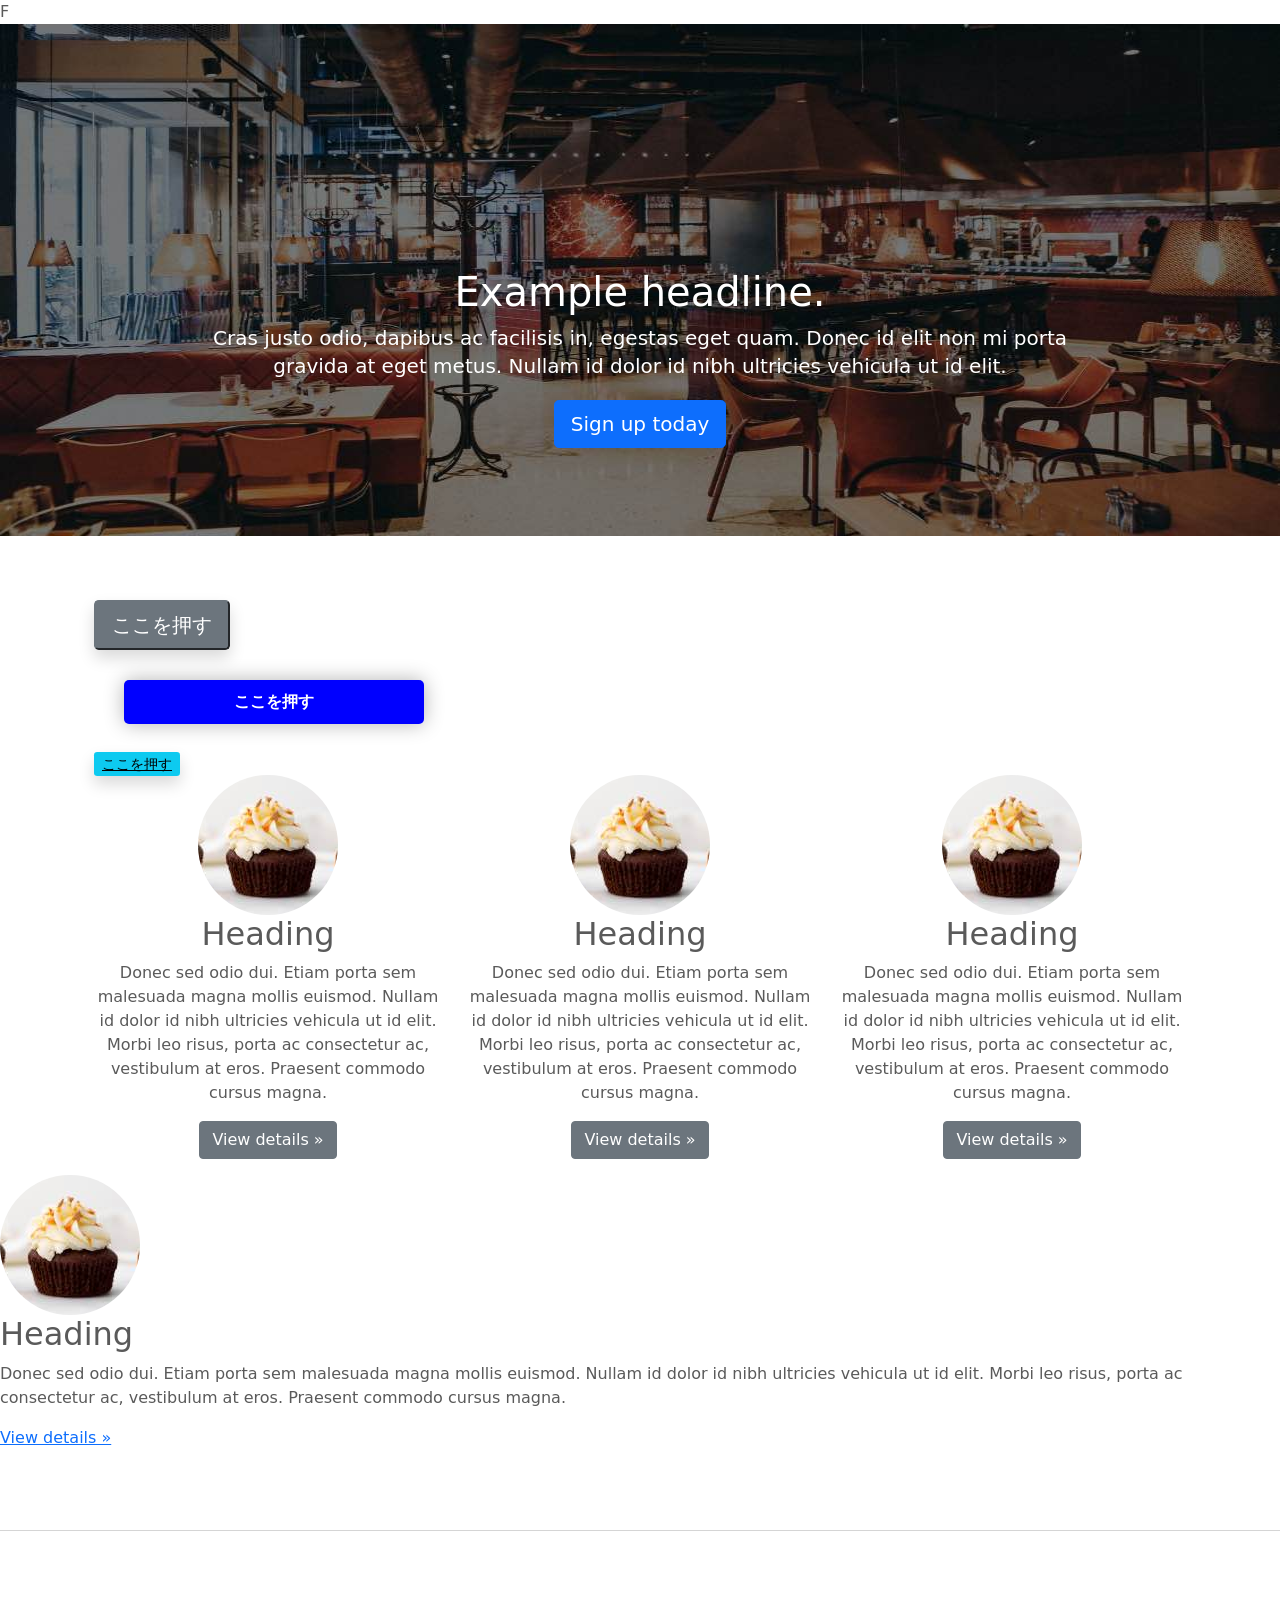
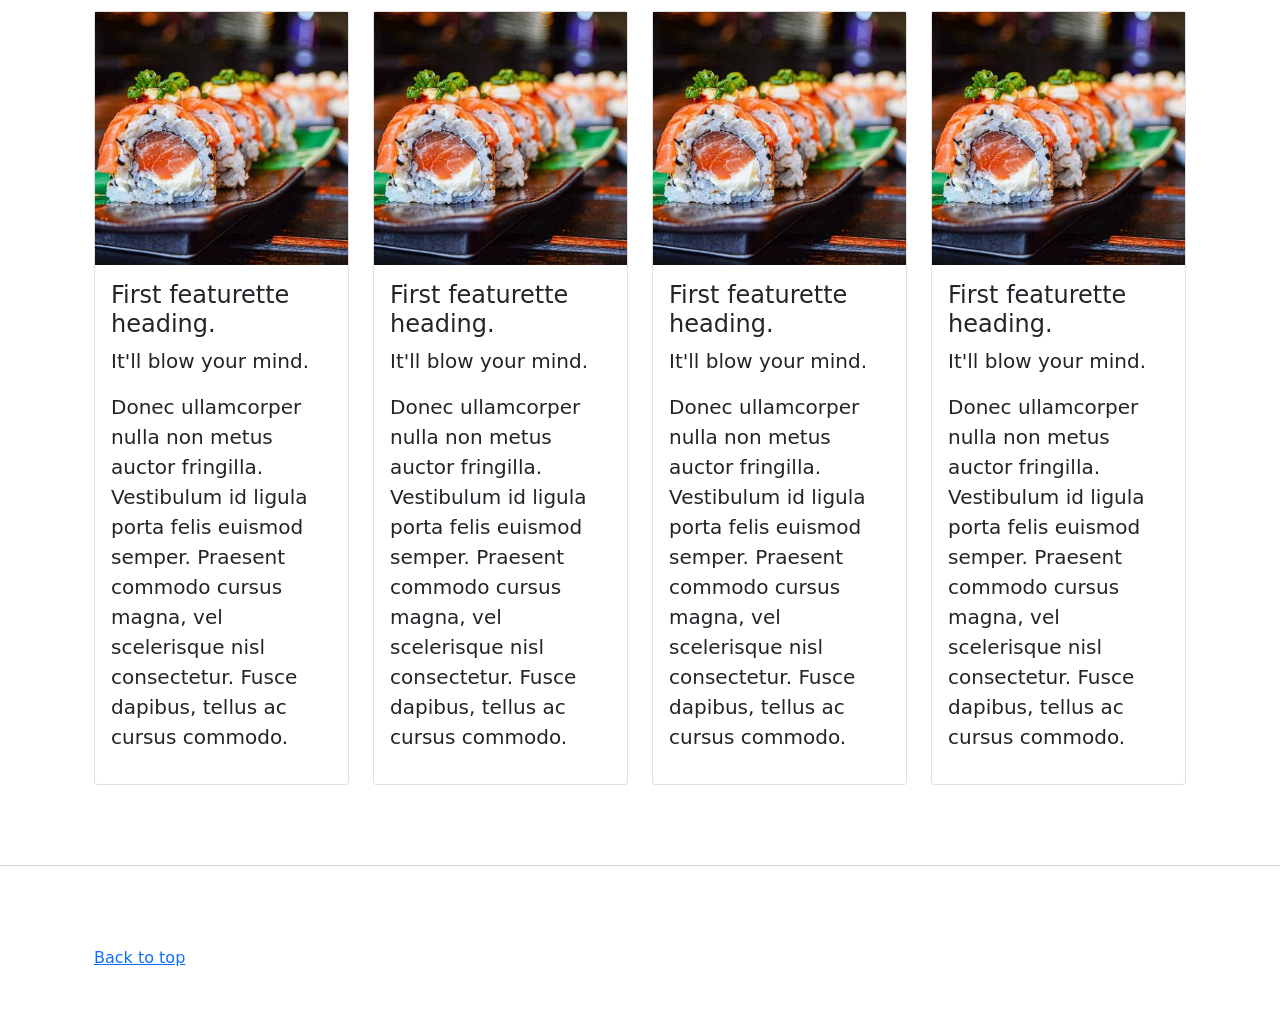
<file: kadai_006/index_for_student.html>
F
<!doctype html>
<html lang="en">

<head>
  <meta charset="utf-8">
  <meta name="viewport" content="width=device-width, initial-scale=1">
  <meta name="description" content="">
  <meta name="author" content="Mark Otto, Jacob Thornton, and Bootstrap contributors">
  <meta name="generator" content="Hugo 0.79.0">
  <title>Carousel Template · Bootstrap v5.0</title>
  <link rel="canonical" href="https://getbootstrap.com/docs/5.0/examples/carousel/">
  <!-- ************************************************ bootstrap.min.cssの読み込み -->
  <link href="https://cdn.jsdelivr.net/npm/bootstrap@5.0.0-beta1/dist/css/bootstrap.min.css" rel="stylesheet"
    integrity="sha384-giJF6kkoqNQ00vy+HMDP7azOuL0xtbfIcaT9wjKHr8RbDVddVHyTfAAsrekwKmP1" crossorigin="anonymous">
  <link href="dist/css/bootstrap.min.css" rel="stylesheet">
  <!-- ************************************************ carousel.cssの読み込み -->
  <link href="carousel.css" rel="stylesheet">
  <!-- ************************************************ bootstrap.bundle.min.jsの読み込み -->
  <script src="https://cdn.jsdelivr.net/npm/bootstrap@5.0.0-beta1/dist/js/bootstrap.bundle.min.js"
    integrity="sha384-ygbV9kiqUc6oa4msXn9868pTtWMgiQaeYH7/t7LECLbyPA2x65Kgf80OJFdroafW" crossorigin="anonymous"
    defer></script>
  <script src="dist/js/bootstrap.bundle.min.js" defer></script>
</head>

<body>
  <main>
    <!-- ************************************************ カルーセル開始 -->
    <!-- <div id="myCarousel" class="carousel slide" data-bs-ride="carousel"> -->
    <div id="myCarousel" class="carousel slide" data-bs-ride="carousel">
      <!-- <div class="carousel-inner"> -->
      <div class="carousel-inner">
        <!-- <div class="carousel-item active"> -->
        <div class="carousel-item active">
          <img src="img/top_1.jpg" alt="サンプル画像1">
          <div class="container">
            <!-- <div class="carousel-caption"> -->
            <div class="carousel-caption">
              <h1>Example headline.</h1>
              <p>Cras justo odio, dapibus ac facilisis in, egestas eget quam. Donec id elit non mi porta gravida at eget
                metus. Nullam id dolor id nibh ultricies vehicula ut id elit.</p>
              <!-- <p><a class="btn btn-lg btn-primary" href="#" role="button">Sign up today</a></p> -->
              <p><a class="btn btn-lg btn-primary" href="#" role="button">Sign up today</a></p>
            </div>
          </div>
        </div>
      </div>
    </div>
    <!-- ************************************************ カルーセル終了 -->

    <div class="container">

      <style>
        .button-test {
          /*パディング(余白)上下方向10px 左右方向39px*/
          padding: 10px 30px;
          /*ボタンの幅 300px*/
          width: 300px;
          /*背景色 青*/
          background-color: blue;
          /*フォント色 白*/
          color: white;
          /* テキスト中央揃え */
          text-align: center;
          /* フォントを太く */
          font-weight: bold;
          /* ボタンの角を丸める */
          border-radius: 5px;
          /* 上下左右方向の余白外側30px */
          margin: 30px;
          /* ボタンの影 */
          box-shadow: 0 0 20px 0 rgba(0, 0, 0, 30%);
        }
      </style>

      <!-- buttonテスト -->
      <button class="btn-secondary btn-lg shadow">ここを押す</button>
      <div class="button-test">ここを押す</div>
      <a href="" class="btn-info btn-sm shadow">ここを押す</a>

    </div>

    <div class="container">
      <div class="row">
        <div class="col-md-4 text-center">
          <!-- start col-lg-4 -->
          <img src="img/cake.jpg" class="rounded-circle" alt="サンプル画像2">

          <h2>Heading</h2>
          <p>
            Donec sed odio dui. Etiam porta sem malesuada magna mollis
            euismod. Nullam id dolor id nibh ultricies vehicula ut id elit.
            Morbi leo risus, porta ac consectetur ac, vestibulum at eros.
            Praesent commodo cursus magna.
          </p>
          <p><a class="btn btn-secondary" href="#" role="button">View details &raquo;</a></p>

        </div>
        <div class="col-md-4 text-center">
          <!-- start col-lg-4 -->
          <img src="img/cake.jpg" class="rounded-circle" alt="サンプル画像2">
          <h2>Heading</h2>
          <p>
            Donec sed odio dui. Etiam porta sem malesuada magna mollis
            euismod. Nullam id dolor id nibh ultricies vehicula ut id elit.
            Morbi leo risus, porta ac consectetur ac, vestibulum at eros.
            Praesent commodo cursus magna.
          </p>
          <p><a class="btn btn-secondary" href="#" role="button">View details &raquo;</a></p>
        </div>
        <div class="col-md-4 text-center">
          <!-- start col-lg-4 -->
          <img src="img/cake.jpg" class="rounded-circle" alt="サンプル画像2">
          <h2>Heading</h2>
          <p>
            Donec sed odio dui. Etiam porta sem malesuada magna mollis
            euismod. Nullam id dolor id nibh ultricies vehicula ut id elit.
            Morbi leo risus, porta ac consectetur ac, vestibulum at eros.
            Praesent commodo cursus magna.
          </p>
          <p><a class="btn btn-secondary" href="#" role="button">View details &raquo;</a></p>
        </div>
      </div>
    </div>

    <!-- <div class="container marketing"> -->
    <div class="">
      <!-- <div class="row"> -->
      <div class="">
        <!-- <div class="col-lg-4"> -->
        <div class="">
          <img src="img/cake.jpg" class="rounded-circle" alt="サンプル画像2">
          <h2>Heading</h2>
          <p>Donec sed odio dui. Etiam porta sem malesuada magna mollis euismod. Nullam id dolor id nibh ultricies
            vehicula ut id elit. Morbi leo risus, porta ac consectetur ac, vestibulum at eros. Praesent commodo cursus
            magna.</p>
          <!-- <p><a class="btn btn-secondary" href="#" role="button">View details &raquo;</a></p> -->
          <p><a class="" href="#" role="button">View details &raquo;</a></p>
        </div>
      </div>

      <!-- お寿司部分開始 -->
      <hr class="featurette-divider">
      <div class="container">
        <div class="row">
          <!--1-->
          <div class="col-md-3">
            <div class="card">
              <img src="img/sushi.jpg" class="img-fluid" alt="サンプル画像3">
              <div class="card-body">
                <h2 class="fs-4">First featurette heading.</h2>
                <p class="fs-5">It'll blow your mind.</p>
                <p class="lead">
                  Donec ullamcorper nulla non metus auctor fringilla. Vestibulum id ligula porta felis
                  euismod
                  semper. Praesent commodo cursus magna, vel scelerisque nisl consectetur. Fusce dapibus, tellus ac
                  cursus
                  commodo.
                </p>
              </div>
            </div>
          </div>
          <!--2-->
          <div class="col-md-3">
            <div class="card">
              <img src="img/sushi.jpg" class="img-fluid" alt="サンプル画像3">
              <div class="card-body">
                <h2 class="fs-4">First featurette heading.</h2>
                <p class="fs-5">It'll blow your mind.</p>
                <p class="lead">
                  Donec ullamcorper nulla non metus auctor fringilla. Vestibulum id ligula porta felis
                  euismod
                  semper. Praesent commodo cursus magna, vel scelerisque nisl consectetur. Fusce dapibus, tellus ac
                  cursus
                  commodo.
                </p>
              </div>
            </div>
          </div>
          <!--3-->
          <div class="col-md-3">
            <div class="card">
              <img src="img/sushi.jpg" class="img-fluid" alt="サンプル画像3">
              <div class="card-body">
                <h2 class="fs-4">First featurette heading.</h2>
                <p class="fs-5">It'll blow your mind.</p>
                <p class="lead">
                  Donec ullamcorper nulla non metus auctor fringilla. Vestibulum id ligula porta felis
                  euismod
                  semper. Praesent commodo cursus magna, vel scelerisque nisl consectetur. Fusce dapibus, tellus ac
                  cursus
                  commodo.
                </p>
              </div>
            </div>
          </div>
          <!--4-->
          <div class="col-md-3">
            <div class="card">
              <img src="img/sushi.jpg" class="img-fluid" alt="サンプル画像3">
              <div class="card-body">
                <h2 class="fs-4">First featurette heading.</h2>
                <p class="fs-5">It'll blow your mind.</p>
                <p class="lead">
                  Donec ullamcorper nulla non metus auctor fringilla. Vestibulum id ligula porta felis
                  euismod
                  semper. Praesent commodo cursus magna, vel scelerisque nisl consectetur. Fusce dapibus, tellus ac
                  cursus
                  commodo.
                </p>
              </div>
            </div>
          </div>

        </div>
      </div>

      <hr class="featurette-divider">
      <footer class="container">
        <!-- <p class="float-end"><a href="#">Back to top</a></p> -->
        <p class=""><a href="#">Back to top</a></p>
      </footer>
    </div>
  </main>
</body>

</html>
</file>
<file: kadai_015/stylesheet/style.css>
/* ----------------------------------------------- 共通 */
html,
body {
  overflow-x: hidden;
}

body {
  color: #000000;
  font-family: 'Noto Sans JP', sans-serif;
  padding-bottom: 0;

}

p {
  line-height: 2.0em;
  font-weight: 100;
  font-style: normal;
  font-size: 14px;

}

.section_title {
  /* フォントサイズ36px */
  font-size: 36px;

  /* フォントの太さ600 標準は400です */
  font-weight: 600;
}

/* section_titleに擬似要素を追加 */
.section_title::after {

  /* 疑似要素はデフォルトでインライン要素のためブロック要素に変更 */
  display: block;

  /* サブタイトル文字の大きさや余白を設定 */
  font-size: 14px;
  font-weight: 400;
  padding: 16px 0 16px;

  /* 下線の幅を100pに設定 */
  width: 100px;

  /* 下線を直線・1px・黒色に設定 */
  border-bottom: solid 1px #000000;
}

/* ----------------------------------------------- ナビゲーションバー */
.navbar_brand_logo {

  /* サイズを32pxの正方形へ変更 */
  width: 32px;
  height: 32px;

  /* imgはインライン要素なのでインラインブロックに設定 */
  display: inline-block;

  /* "SAMURAI KITCHEN" 文字との空白を15pxに設定 */
  margin-right: 15px;

}

/* カンマで区切ると複数のクラスに適用可能 */
.my_navbar_brand,
.my_nav_link {

  /* フォントサイズを16pxに設定 */
  font-size: 16px;

  /* フォントをserif体に設定 */
  font-family: 'Lora', serif;

  /* フォント色を黒色に設定 */
  color: #000000 !important;

}

/* Bootstrapのボタンに初期設定されている周囲のborder（枠線）を消す */
.navbar-toggler {
  padding: 0 !important;
  border: none;
}

/* ハンバーガーボタンがチェック状態である（押されている）とき、閉じるボタン（×）を表示する */
#hamburger_btn_check:checked~.hamburger_btn .btn_close {
  display: block;
}

/* ハンバーガーボタンがチェック状態である（押されている）とき、ハンバーガーボタンを表示しない */
#hamburger_btn_check:checked~.hamburger_btn .btn_open {
  display: none;
}

/* 最初に表示した時は、閉じるボタン（×）は表示しない */
.btn_close {
  display: none;
}

/* ハンバーガーボタンが押されているかを判断するためのチェックボックスは隠す */
#hamburger_btn_check {
  display: none;
}

/* ----------------------------------------------- カールセル */
.my_carousel_caption {

  /* フォントサイズ52px */
  font-size: 52px;

  /* 上下に余白追加 */
  padding-top: 1.25rem;
  padding-bottom: 1.25rem;

  /* フォント色は白色 */
  color: #fff;

  /* テキスト中央揃え */
  text-align: center;
  font-family: 'Lora', serif;
  line-height: 1.5em;
}

/* 疑似要素でアイコンを配置。前に配置しています */
.my_carousel_caption::before {
  content: url(../img/logoSymbol_White.png);
  display: block;
}

/*スマートフォン画面幅(画面幅が最大375pxまで)の場合、以下のスタイルを適用*/
@media screen and(max-width:375px) {
  .my_carousel_caption {
    /*フォントサイズを27pxにする*/
    font-size: 27px;
  }
}

/* carousel-itemの高さを32remに指定 */
.carousel-item {
  height: 32rem;
}

/*carousel-item直下の子要素imgタグに設定 */
.carousel-item>img {

  /* 絶対位置を指定 */
  position: absolute;
  top: 0;
  left: 0;
  min-width: 100%;

  /* 高さはcarousel-itemに揃える */
  height: 32rem;
}

/* ----------------------------------------------- アバウト */
/* aboutクラスのあとに"私たちについて"の文字を追加  */
.about::after {
  content: "私たちについて";
}

.about_us_bg {
  background-color: #FFE6A5;
}



/* ----------------------------------------------- ギャラリー */
.gallery::after {
  content: "ギャラリー";
  margin: 0 auto 0;
}




/* ----------------------------------------------- メニュー */
.menu::after {
  content: "メニュー";
  margin: 0 auto 0;
}

.menu_title {
  font-size: 18px;
  font-weight: 600;
  font-style: nomal;
}

.menu_price {
  font-size: 20px;
  font-weight: 400;
  font-family: 'Lora', serif;
}


/* ----------------------------------------------- レビュー */
/*背景画像を設定*/
.review_wrapper {
  background-image: url(../img/background-reviews.jpg);
  background-repeat: bo-repeat;
  background-size: cover;
}

/*サブタイトルを疑似要素で表示*/
.review::after {
  content: "お客様の声";
  margin: 0 auto 0;
  border-bottom: solid 1px #FFFFFF;
}

/* 白い背景色の高さを固定 */
.h_420 {
  height: 420px;
  position: relative;
}

/* レビューの画像を修正 */
.reviewer_img {
  /* サイズを48px  */
  width: 48px;
  height: 48px;

  /* 円形にします */
  border-radius: 50%;
  margin-right: 16px;
}

/* 星のアイコン画像です */
.star_img {
  /* サイズを25pxにします */
  width: 25px;
  height: 25px;
}

/*詳細ボタンを株に固定*/
.fix_bottom {
  /*position:プロパティで絶対配置*/
  position: absolute;
  /*ボタンのサイズ変更*/
  width: 80px;
  height: 44px;
  /*左から24px、下から24pxの位置に配置*/
  left: 24px;
  bottom: 24px;
}

/* ----------------------------------------------- シェフ */
.chef::after {
  content: "シェフ";
}

#chef {
  background-color: #fdf5e6;
}

/* ----------------------------------------------- アクセス */
.access::after {
  content: "アクセス";
  margin: 0 auto 0;
}




/* ----------------------------------------------- フッター */
/*背景色を画像の背景と同じ色に設定*/
#footer {
  background-color: #FAFAFA;
}

/* position:　absoluteで下からの距離で固定 */
.copy_right {
  font-size: 14px;

  /* 先祖要素のdivタグの左下の角を基準に絶対配置します */
  position: absolute;

  /* 下から1rem 左から12px */
  bottom: 1rem;
  left: 12px;
  display: flex;
}

/* copy_rightのクラスを適用したdivタグの子要素のpタグに適用される */
.copy_right>p {
  margin-right: 5rem;
  margin-bottom: 0;
}

/* copy_rightのクラスを適用したdivタグの子要素で、sns_imgクラスを適用しているimgタグに適用される */
.copy_right>img.sns_img {

  /* SNSアイコンのサイズ24px */
  height: 24px;
  width: 24px;

  /* 右方向へ余白10px */
  margin-right: 10px;
  margin-top: 0;
}

/* restaurant_info直下の子要素pタグ全てに適用される */
.restaurant_info p {
  font-weight: 400;
  line-height: 1.5;
  font-size: 16px;
}

/* restaurant_info直下の子要素imgタグ全てに適用される */
.restaurant_info img {
  width: 20px;
  height: 20px;
  margin-right: 10px;
  line-height: 1.5;
  margin-top: auto;
}

/* サイトアイコンを64pxに設定 */
.footer_brand_logo {
  width: 64px;
  height: 64px;
  display: inline-block;
  /* 右側余白15px */
  margin-right: 15px;
}

/* サイトタイトルのフォントをserif体（明朝体）に設定 */
.footer_text {
  font-size: 24px;
  font-family: 'Lora', serif;
}

/* スマートフォン画面幅（最大991pxまで）でスタイルを適用 */
@media screen and (max-width: 991px) {

  .footer_text,
  .copy_right {
    margin-top: 2rem;
    text-align: center;
    position: relative;
  }

  .copy_right>p,
  img {
    margin-right: 1rem;
    font-size: 14px;
    margin: 0;
    line-height: 35px;
  }
}
</file>
<file: kyouzai_kansei/stylesheet/style.css>
/* ----------------------------------------------- 共通 */
html,
body {
  overflow-x: hidden;
}

body {
  color: #000000;
  font-family: 'Noto Sans JP', sans-serif;
  padding-bottom: 0;

}

p {
  line-height: 2.0em;
  font-weight: 100;
  font-style: normal;
  font-size: 14px;

}

.section_title {
  /* フォントサイズ36px */
  font-size: 36px;

  /* フォントの太さ600 標準は400です */
  font-weight: 600;
}

/* section_titleに擬似要素を追加 */
.section_title::after {

  /* 疑似要素はデフォルトでインライン要素のためブロック要素に変更 */
  display: block;

  /* サブタイトル文字の大きさや余白を設定 */
  font-size: 14px;
  font-weight: 400;
  padding: 16px 0 16px;

  /* 下線の幅を100pに設定 */
  width: 100px;

  /* 下線を直線・1px・黒色に設定 */
  border-bottom: solid 1px #000000;
}

/* ----------------------------------------------- ナビゲーションバー */
.navbar_brand_logo {

  /* サイズを32pxの正方形へ変更 */
  width: 32px;
  height: 32px;

  /* imgはインライン要素なのでインラインブロックに設定 */
  display: inline-block;

  /* "SAMURAI KITCHEN" 文字との空白を15pxに設定 */
  margin-right: 15px;

}

/* カンマで区切ると複数のクラスに適用可能 */
.my_navbar_brand,
.my_nav_link {

  /* フォントサイズを16pxに設定 */
  font-size: 16px;

  /* フォントをserif体に設定 */
  font-family: 'Lora', serif;

  /* フォント色を黒色に設定 */
  color: #000000 !important;

}

/* Bootstrapのボタンに初期設定されている周囲のborder（枠線）を消す */
.navbar-toggler {
  padding: 0 !important;
  border: none;
}

/* ハンバーガーボタンがチェック状態である（押されている）とき、閉じるボタン（×）を表示する */
#hamburger_btn_check:checked~.hamburger_btn .btn_close {
  display: block;
}

/* ハンバーガーボタンがチェック状態である（押されている）とき、ハンバーガーボタンを表示しない */
#hamburger_btn_check:checked~.hamburger_btn .btn_open {
  display: none;
}

/* 最初に表示した時は、閉じるボタン（×）は表示しない */
.btn_close {
  display: none;
}

/* ハンバーガーボタンが押されているかを判断するためのチェックボックスは隠す */
#hamburger_btn_check {
  display: none;
}

/* ----------------------------------------------- カールセル */
.my_carousel_caption {

  /* フォントサイズ52px */
  font-size: 52px;

  /* 上下に余白追加 */
  padding-top: 1.25rem;
  padding-bottom: 1.25rem;

  /* フォント色は白色 */
  color: #fff;

  /* テキスト中央揃え */
  text-align: center;
  font-family: 'Lora', serif;
  line-height: 1.5em;
}

/* 疑似要素でアイコンを配置。前に配置しています */
.my_carousel_caption::before {
  content: url(../img/logoSymbol_White.png);
  display: block;
}

/*スマートフォン画面幅(画面幅が最大375pxまで)の場合、以下のスタイルを適用*/
@media screen and(max-width:375px) {
  .my_carousel_caption {
    /*フォントサイズを27pxにする*/
    font-size: 27px;
  }
}

/* carousel-itemの高さを32remに指定 */
.carousel-item {
  height: 32rem;
}

/*carousel-item直下の子要素imgタグに設定 */
.carousel-item>img {

  /* 絶対位置を指定 */
  position: absolute;
  top: 0;
  left: 0;
  min-width: 100%;

  /* 高さはcarousel-itemに揃える */
  height: 32rem;
}

/* ----------------------------------------------- アバウト */
/* aboutクラスのあとに"私たちについて"の文字を追加  */
.about::after {
  content: "私たちについて";
}

.about_us_bg {
  background-color: #FFE6A5;
}



/* ----------------------------------------------- ギャラリー */
.gallery::after {
  content: "ギャラリー";
  margin: 0 auto 0;
}




/* ----------------------------------------------- メニュー */
.menu::after {
  content: "メニュー";
  margin: 0 auto 0;
}

.menu_title {
  font-size: 18px;
  font-weight: 600;
  font-style: nomal;
}

.menu_price {
  font-size: 20px;
  font-weight: 400;
  font-family: 'Lora', serif;
}


/* ----------------------------------------------- レビュー */
/*背景画像を設定*/
.review_wrapper {
  background-image: url(../img/background-reviews.jpg);
  background-repeat: bo-repeat;
  background-size: cover;
}

/*サブタイトルを疑似要素で表示*/
.review::after {
  content: "お客様の声";
  margin: 0 auto 0;
  border-bottom: solid 1px #FFFFFF;
}

/* 白い背景色の高さを固定 */
.h_420 {
  height: 420px;
  position: relative;
}

/* レビューの画像を修正 */
.reviewer_img {
  /* サイズを48px  */
  width: 48px;
  height: 48px;

  /* 円形にします */
  border-radius: 50%;
  margin-right: 16px;
}

/* 星のアイコン画像です */
.star_img {
  /* サイズを25pxにします */
  width: 25px;
  height: 25px;
}

/*詳細ボタンを株に固定*/
.fix_bottom {
  /*position:プロパティで絶対配置*/
  position: absolute;
  /*ボタンのサイズ変更*/
  width: 80px;
  height: 44px;
  /*左から24px、下から24pxの位置に配置*/
  left: 24px;
  bottom: 24px;
}

/* ----------------------------------------------- アクセス */
.access::after {
  content: "アクセス";
  margin: 0 auto 0;
}




/* ----------------------------------------------- フッター */
/*背景色を画像の背景と同じ色に設定*/
#footer {
  background-color: #FAFAFA;
}

/* position:　absoluteで下からの距離で固定 */
.copy_right {
  font-size: 14px;

  /* 先祖要素のdivタグの左下の角を基準に絶対配置します */
  position: absolute;

  /* 下から1rem 左から12px */
  bottom: 1rem;
  left: 12px;
  display: flex;
}

/* copy_rightのクラスを適用したdivタグの子要素のpタグに適用される */
.copy_right>p {
  margin-right: 5rem;
  margin-bottom: 0;
}

/* copy_rightのクラスを適用したdivタグの子要素で、sns_imgクラスを適用しているimgタグに適用される */
.copy_right>img.sns_img {

  /* SNSアイコンのサイズ24px */
  height: 24px;
  width: 24px;

  /* 右方向へ余白10px */
  margin-right: 10px;
  margin-top: 0;
}

/* restaurant_info直下の子要素pタグ全てに適用される */
.restaurant_info p {
  font-weight: 400;
  line-height: 1.5;
  font-size: 16px;
}

/* restaurant_info直下の子要素imgタグ全てに適用される */
.restaurant_info img {
  width: 20px;
  height: 20px;
  margin-right: 10px;
  line-height: 1.5;
  margin-top: auto;
}

/* サイトアイコンを64pxに設定 */
.footer_brand_logo {
  width: 64px;
  height: 64px;
  display: inline-block;
  /* 右側余白15px */
  margin-right: 15px;
}

/* サイトタイトルのフォントをserif体（明朝体）に設定 */
.footer_text {
  font-size: 24px;
  font-family: 'Lora', serif;
}

/* スマートフォン画面幅（最大991pxまで）でスタイルを適用 */
@media screen and (max-width: 991px) {

  .footer_text,
  .copy_right {
    margin-top: 2rem;
    text-align: center;
    position: relative;
  }

  .copy_right>p,
  img {
    margin-right: 1rem;
    font-size: 14px;
    margin: 0;
    line-height: 35px;
  }
}
</file>
<file: kadai_003/carousel.css>
/* ----------------------------------------------- 全体の文字色修正と下部の余白の調整 */
body {
  /* padding-top: 3rem; */
  padding-bottom: 3rem;
  color: #5a5a5a;
}

/* ----------------------------------------------- カルーセルのカスタマイズ */
.carousel {
  margin-bottom: 4rem;
}

.carousel-caption {
  bottom: 3rem;
  z-index: 10;
}

.carousel-item {
  height: 32rem;
}

.carousel-item > img {
  position: absolute;
  top: 0;
  left: 0;
  min-width: 100%;
  height: 32rem;
}

/* ----------------------------------------------- マーケティングコンテンツ */
.marketing .col-lg-4 {
  margin-bottom: 1.5rem;
  text-align: center;
}

.marketing h2 {
  font-weight: 400;
}

/* rtl:begin:ignore */
.marketing .col-lg-4 p {
  margin-right: .75rem;
  margin-left: .75rem;
}

/* rtl:end:ignore */

/* ----------------------------------------------- フィーチャーレット */
.featurette-divider {
  margin: 5rem 0;
  /* Space out the Bootstrap <hr> more */
}

.featurette-heading {
  font-weight: 300;
  line-height: 1;
  /* rtl:remove */
  letter-spacing: -.05rem;
}

/* ----------------------------------------------- レスポンシブデザイン */
@media (min-width: 40em) {
  .carousel-caption p {
    margin-bottom: 1.25rem;
    font-size: 1.25rem;
    line-height: 1.4;
  }

  .featurette-heading {
    font-size: 50px;
  }
}

@media (min-width: 62em) {
  .featurette-heading {
    margin-top: 7rem;
  }
}
</file>
<file: kadai_004/carousel.css>
/* ----------------------------------------------- 全体の文字色修正と下部の余白の調整 */
body {
  /* padding-top: 3rem; */
  padding-bottom: 3rem;
  color: #5a5a5a;
}

/* ----------------------------------------------- カルーセルのカスタマイズ */
.carousel {
  margin-bottom: 4rem;
}

.carousel-caption {
  bottom: 3rem;
  z-index: 10;
}

.carousel-item {
  height: 32rem;
}

.carousel-item > img {
  position: absolute;
  top: 0;
  left: 0;
  min-width: 100%;
  height: 32rem;
}

/* ----------------------------------------------- マーケティングコンテンツ */
.marketing .col-lg-4 {
  margin-bottom: 1.5rem;
  text-align: center;
}

.marketing h2 {
  font-weight: 400;
}

/* rtl:begin:ignore */
.marketing .col-lg-4 p {
  margin-right: .75rem;
  margin-left: .75rem;
}

/* rtl:end:ignore */

/* ----------------------------------------------- フィーチャーレット */
.featurette-divider {
  margin: 5rem 0;
  /* Space out the Bootstrap <hr> more */
}

.featurette-heading {
  font-weight: 300;
  line-height: 1;
  /* rtl:remove */
  letter-spacing: -.05rem;
}

/* ----------------------------------------------- レスポンシブデザイン */
@media (min-width: 40em) {
  .carousel-caption p {
    margin-bottom: 1.25rem;
    font-size: 1.25rem;
    line-height: 1.4;
  }

  .featurette-heading {
    font-size: 50px;
  }
}

@media (min-width: 62em) {
  .featurette-heading {
    margin-top: 7rem;
  }
}
</file>
<file: kadai_005/carousel.css>
/* ----------------------------------------------- 全体の文字色修正と下部の余白の調整 */
body {
  /* padding-top: 3rem; */
  padding-bottom: 3rem;
  color: #5a5a5a;
}

/* ----------------------------------------------- カルーセルのカスタマイズ */
.carousel {
  margin-bottom: 4rem;
}

.carousel-caption {
  bottom: 3rem;
  z-index: 10;
}

.carousel-item {
  height: 32rem;
}

.carousel-item > img {
  position: absolute;
  top: 0;
  left: 0;
  min-width: 100%;
  height: 32rem;
}

/* ----------------------------------------------- マーケティングコンテンツ */
.marketing .col-lg-4 {
  margin-bottom: 1.5rem;
  text-align: center;
}

.marketing h2 {
  font-weight: 400;
}

/* rtl:begin:ignore */
.marketing .col-lg-4 p {
  margin-right: .75rem;
  margin-left: .75rem;
}

/* rtl:end:ignore */

/* ----------------------------------------------- フィーチャーレット */
.featurette-divider {
  margin: 5rem 0;
  /* Space out the Bootstrap <hr> more */
}

.featurette-heading {
  font-weight: 300;
  line-height: 1;
  /* rtl:remove */
  letter-spacing: -.05rem;
}

/* ----------------------------------------------- レスポンシブデザイン */
@media (min-width: 40em) {
  .carousel-caption p {
    margin-bottom: 1.25rem;
    font-size: 1.25rem;
    line-height: 1.4;
  }

  .featurette-heading {
    font-size: 50px;
  }
}

@media (min-width: 62em) {
  .featurette-heading {
    margin-top: 7rem;
  }
}
</file>
<file: kadai_006/carousel.css>
/* ----------------------------------------------- 全体の文字色修正と下部の余白の調整 */
body {
  /* padding-top: 3rem; */
  padding-bottom: 3rem;
  color: #5a5a5a;
}

/* ----------------------------------------------- カルーセルのカスタマイズ */
.carousel {
  margin-bottom: 4rem;
}

.carousel-caption {
  bottom: 3rem;
  z-index: 10;
}

.carousel-item {
  height: 32rem;
}

.carousel-item > img {
  position: absolute;
  top: 0;
  left: 0;
  min-width: 100%;
  height: 32rem;
}

/* ----------------------------------------------- マーケティングコンテンツ */
.marketing .col-lg-4 {
  margin-bottom: 1.5rem;
  text-align: center;
}

.marketing h2 {
  font-weight: 400;
}

/* rtl:begin:ignore */
.marketing .col-lg-4 p {
  margin-right: .75rem;
  margin-left: .75rem;
}

/* rtl:end:ignore */

/* ----------------------------------------------- フィーチャーレット */
.featurette-divider {
  margin: 5rem 0;
  /* Space out the Bootstrap <hr> more */
}

.featurette-heading {
  font-weight: 300;
  line-height: 1;
  /* rtl:remove */
  letter-spacing: -.05rem;
}

/* ----------------------------------------------- レスポンシブデザイン */
@media (min-width: 40em) {
  .carousel-caption p {
    margin-bottom: 1.25rem;
    font-size: 1.25rem;
    line-height: 1.4;
  }

  .featurette-heading {
    font-size: 50px;
  }
}

@media (min-width: 62em) {
  .featurette-heading {
    margin-top: 7rem;
  }
}
</file>
